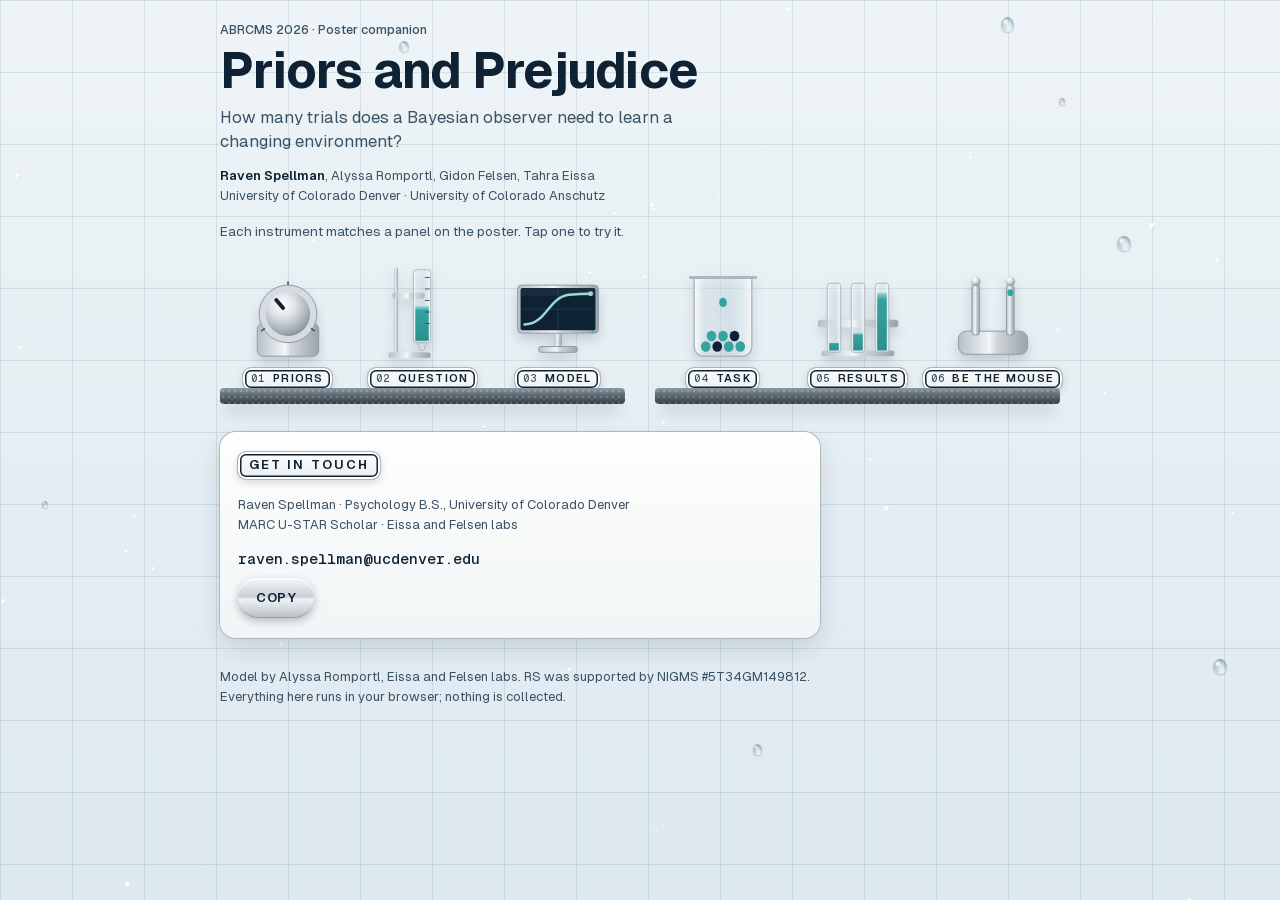
<file: index.html>
<!doctype html>
<html lang="en">
<head>
<meta charset="utf-8">
<meta name="viewport" content="width=device-width,initial-scale=1,viewport-fit=cover">
<meta name="description" content="Poster companion for Priors and Prejudice (ABRCMS 2026): hands-on Bayesian observer stations.">
<title>Priors and Prejudice</title>
<link rel="icon" href="data:,">
<link rel="stylesheet" href="wetlab.css">
</head>
<body>
<style>
/* shelf page */
.shelfrow{display:grid;grid-template-columns:repeat(3,1fr);gap:8px;align-items:end;padding:0 4px}
.obj{appearance:none;border:0;background:none;cursor:pointer;display:flex;flex-direction:column;align-items:center;gap:8px;padding:6px 0 0;min-width:0}
.obj svg{width:100%;max-width:96px;height:96px;display:block;filter:drop-shadow(0 6px 6px rgba(14,34,51,.18));transition:transform .2s var(--slosh)}
.obj:hover svg,.obj:focus-visible svg{transform:translateY(-3px)}
.obj .plate{font-size:11px;letter-spacing:.12em;padding:4px 8px 5px;white-space:nowrap}
.obj .plate .n{font-size:10.5px}
.shelfwrap{display:flex;flex-direction:column;gap:0}
.shelfwrap .shelf{margin-top:-2px}
.shelves>.shelfwrap+.shelfwrap{margin-top:22px}
.mail{display:flex;gap:10px;align-items:center;flex-wrap:wrap}
.addr{font:500 15px var(--mono);user-select:all;overflow-wrap:anywhere;min-width:0;flex:1 1 100%}
.role{font:400 13px/1.5 var(--display);color:var(--ink2);margin:0}
.by{font:400 13px/1.55 var(--display);color:var(--ink2);margin:12px 0 0}
.by b{font-weight:600;color:var(--ink)}
.howto{font:400 13.5px/1.5 var(--display);color:var(--ink2);margin:0}

/* stations share these */
.station[hidden]{display:none}
.instrument{display:flex;flex-direction:column;gap:14px}

/* 01 dial */
.s1grid{display:grid;grid-template-columns:1fr 92px;gap:14px;align-items:stretch}
.window{border-radius:14px;overflow:hidden;background:#7d8790;box-shadow:inset 0 0 0 3px var(--steel1),inset 0 0 0 4.5px var(--steel2),0 4px 10px rgba(14,34,51,.18);aspect-ratio:4/3;width:100%;max-width:100%}
.window canvas{width:100%;height:100%;display:block}
.window.is3d #g6{display:none}
.window.is3d .bm3d{cursor:pointer;touch-action:manipulation}
#cap6{margin:-6px 0 0}
/* 06 in 3D: the tiled wall behind the rig (wetlab.css grout), the trial line on an enamel plate */
#win6.is3d{background:linear-gradient(var(--grout) 1px,transparent 1px) 0 0/72px 72px,linear-gradient(90deg,var(--grout) 1px,transparent 1px) 0 0/72px 72px,linear-gradient(180deg,var(--wall-a),var(--wall-b))}
#cnt6.plate{align-self:flex-start}
/* cohesion: 01's grating in the same 16:9 chrome monitor as 06 (steelG bezel, narrow neck, flat base) */
.monitor{display:flex;flex-direction:column;align-items:center;width:100%}
.monitor .bezel{width:100%;padding:5px;border-radius:9px;background:linear-gradient(90deg,#b6bfc6 0%,#f4f6f7 45%,#d0d6db 55%,#9aa4ac 100%);box-shadow:inset 0 0 0 1px #8f9aa3,0 4px 10px rgba(14,34,51,.18)}
.monitor .bezel canvas{display:block;width:100%;aspect-ratio:16/9;border-radius:4px;background:#7d8790}
.monitor .neck{width:12%;height:14px;background:linear-gradient(90deg,#b6bfc6 0%,#f4f6f7 45%,#d0d6db 55%,#9aa4ac 100%)}
.monitor .foot{width:46%;height:7px;border-radius:3px;background:linear-gradient(90deg,#b6bfc6 0%,#f4f6f7 45%,#d0d6db 55%,#9aa4ac 100%);box-shadow:inset 0 0 0 1px #8f9aa3}
/* cohesion: 03's spouts as chrome hairpins, lit on the choice, a teal drop when rewarded */
.spouts .spout{width:auto;height:auto;border-radius:0;background:none;box-shadow:none;display:flex;flex-direction:column;align-items:center;gap:4px}
.spouts .spout svg{width:40px;height:52px;overflow:visible}
.spouts .spout .tube{fill:none;stroke:#8f9aa3;stroke-width:6;stroke-linecap:round}
.spouts .spout .tubehi{fill:none;stroke:url(#steelG);stroke-width:4;stroke-linecap:round}
.spouts .spout .tip{fill:#d5dbe0;transition:fill .2s}
.spouts .spout .wetdrop{fill:url(#liqG);opacity:0;transform:translateY(-6px);transition:opacity .25s,transform .35s var(--slosh)}
.spouts .spout b{font:600 13px var(--mono);color:var(--ink2);padding:2px 8px;border-radius:6px}
.spouts .spout.lit{background:none;color:inherit;box-shadow:none}
.spouts .spout.lit .tip{fill:var(--tint)}
.spouts .spout.lit b{background:var(--ink);color:var(--en1)}
.spouts .spout.wet .wetdrop{opacity:1;transform:none}
/* cohesion: 06's loupe glass is the vessels' .glass, laid over the 3D lens */
#win6{position:relative}
#win6 .bm-loupe{position:absolute;border-radius:50%;pointer-events:none}

.knobrow{display:flex;align-items:center;gap:16px}
.knob{position:relative;width:108px;height:108px;flex:none;border-radius:50%;touch-action:none;cursor:grab;
  background:radial-gradient(circle at 38% 30%,#ffffff 0 10%,#e3e8eb 30%,#a9b3ba 72%,#8a959d 100%);
  box-shadow:0 0 0 6px #d5dbe0,0 0 0 7px #8f9aa3,0 8px 16px rgba(14,34,51,.35),inset 0 -4px 8px rgba(14,34,51,.25)}
.knob::after{content:"";position:absolute;left:50%;top:8px;width:5px;height:24px;margin-left:-2.5px;border-radius:3px;background:var(--ink);transform-origin:50% 46px;transform:rotate(var(--rot,0deg))}
.knobring{position:absolute;inset:-16px;border-radius:50%;pointer-events:none;background:repeating-conic-gradient(from -135deg,var(--ink2) 0 1.2deg,transparent 1.2deg 27deg);-webkit-mask:radial-gradient(circle,transparent 62px,#000 63px,#000 66px,transparent 67px);mask:radial-gradient(circle,transparent 62px,#000 63px,#000 66px,transparent 67px);opacity:.6;clip-path:polygon(50% 50%,0 100%,0 0,100% 0,100% 100%)}
.knobread{display:flex;flex-direction:column;gap:2px}
.big{font:600 34px/1 var(--mono);letter-spacing:-1px}
.tall{height:100%;min-height:220px;border-radius:12px 12px 18px 18px}
.marker{position:absolute;left:-6px;right:-6px;height:0;border-top:2px dashed var(--ink);transition:bottom .6s var(--slosh)}
.marker span{position:absolute;right:100%;top:-9px;margin-right:6px;font:500 10.5px var(--mono);white-space:nowrap;color:var(--ink2)}
.tubehead{font:600 11px var(--mono);letter-spacing:.08em;text-transform:uppercase;color:var(--ink2);text-align:center}

/* belief tubes (02, 03, 05 replay) */
.beliefs{display:grid;grid-template-columns:repeat(3,1fr);gap:10px}
.belief{display:flex;flex-direction:column;align-items:center;gap:6px}
.belief .glass{width:46px;height:150px;border-radius:8px 8px 16px 16px}
.belief .pct{font:600 15px var(--mono)}
.belief .nm{font:500 11px var(--mono);letter-spacing:.06em;color:var(--ink2);text-align:center;line-height:1.25}
.line90{position:absolute;left:0;right:0;bottom:calc(90% * .97 + 3px);border-top:1.5px dashed var(--ink);opacity:.55}

/* 02 burette with clamp */
.s2grid{display:grid;grid-template-columns:110px 1fr;gap:14px;align-items:start}
.burette{position:relative;height:300px;touch-action:none}
.burette .glass{position:absolute;left:34px;top:0;bottom:0;width:30px;border-radius:6px 6px 4px 4px}
.burette .scale{position:absolute;left:0;top:0;bottom:0;width:30px}
.burette .scale span{position:absolute;right:0;transform:translateY(50%);font:500 10.5px var(--mono);color:var(--ink2)}
.clamp{position:absolute;left:22px;width:76px;height:16px;border-radius:8px;transform:translateY(50%);cursor:ns-resize;
  background:linear-gradient(180deg,#f7f9fa,#c2cad0 45%,#eef1f3 55%,#a9b3ba);box-shadow:0 2px 5px rgba(14,34,51,.35)}
.clamp::before{content:"";position:absolute;inset:-14px -6px}
.clamp b{position:absolute;left:0;bottom:100%;margin-bottom:3px;font:600 12px var(--mono);white-space:nowrap}
.actualmark{position:absolute;left:28px;width:42px;border-top:3px solid var(--ink);transform:translateY(50%)}
.actualmark b{position:absolute;left:100%;top:-9px;margin-left:30px;font:600 12px var(--mono);white-space:nowrap;color:var(--tint-ink)}
.dripstrip{display:flex;flex-wrap:wrap;gap:3px;min-height:14px}
.dripstrip i{width:10px;height:12px;border-radius:50% 50% 50% 50%/60% 60% 40% 40%;background:var(--tint);box-shadow:inset 0 2px 2px rgba(255,255,255,.5)}
.dripstrip i.L{background:var(--ink)}
.counter{font:600 13px var(--mono);color:var(--ink2)}

/* 03 the five vessels */
.vessels{display:grid;grid-template-columns:repeat(5,1fr);gap:6px}
.vessel{display:flex;flex-direction:column;align-items:center;gap:6px;opacity:.45;transition:opacity .3s}
.vessel.on{opacity:1}
.vessel .glass{width:100%;max-width:58px;height:96px;border-radius:10px 10px 18px 18px}
.vessel .nm{font:600 10.5px var(--mono);letter-spacing:.04em;text-align:center;line-height:1.2}
.vessel .val{font:600 13px var(--mono)}
.mini3{position:absolute;inset:6px 6px 6px 6px;display:flex;gap:3px;align-items:flex-end}
.mini3 i{flex:1;background:var(--tint);border-radius:2px 2px 6px 6px;transition:height .6s var(--slosh)}
.mini3 i:nth-child(2){background:#7f93a6}.mini3 i:nth-child(3){background:var(--ink)}
.evscale{position:relative;height:72px;border-radius:12px;background:linear-gradient(90deg,rgba(14,34,51,.10),rgba(255,255,255,.6) 50%,var(--tint-soft));box-shadow:inset 0 0 0 1.5px var(--steel2)}
.evscale .mid{position:absolute;left:50%;top:8px;bottom:8px;border-left:1.5px dashed var(--ink2)}
.evscale .lab{position:absolute;bottom:6px;font:500 10.5px var(--mono);color:var(--ink2)}
.evdrop{position:absolute;top:-20px;width:20px;height:24px;margin-left:-10px;border-radius:50% 50% 50% 50%/60% 60% 40% 40%;background:var(--tint);box-shadow:inset 0 3px 3px rgba(255,255,255,.55),0 2px 4px rgba(14,34,51,.3);opacity:0;transition:top .7s cubic-bezier(.5,0,.75,0),opacity .2s}
.evdrop.in{top:30px;opacity:1}
.spouts{display:flex;justify-content:center;gap:40px}
.spout{width:58px;height:58px;border-radius:50%;display:grid;place-items:center;font:600 15px var(--mono);
  background:radial-gradient(circle at 38% 30%,#fff 0 10%,#e3e8eb 32%,#a9b3ba 80%);box-shadow:0 0 0 4px #d5dbe0,0 0 0 5px #8f9aa3,0 4px 8px rgba(14,34,51,.3);transition:background .25s,color .25s}
.spout.lit{background:var(--ink);color:var(--en1)}
.steptext{min-height:72px;font-size:16px;line-height:1.45;margin:0}
.steptext .mono{font-weight:600}

/* 04 beaker */
.s4grid{display:grid;grid-template-columns:1fr;gap:14px}
.beaker{position:relative;height:190px;border-radius:6px 6px 26px 26px;padding:12px 12px 14px;display:flex;flex-wrap:wrap-reverse;align-content:flex-start;gap:4px;justify-content:flex-start}
.beaker i{width:14px;height:16px;border-radius:50% 50% 50% 50%/60% 60% 40% 40%;background:var(--tint);box-shadow:inset 0 2px 2px rgba(255,255,255,.5);animation:fall .35s cubic-bezier(.5,0,.75,0)}
.beaker i.L{background:var(--ink)}
@keyframes fall{from{transform:translateY(-120px);opacity:0}to{transform:none;opacity:1}}
.capped{display:grid;grid-template-columns:repeat(3,1fr);gap:10px}
.cap-tube{appearance:none;border:0;background:none;cursor:pointer;display:flex;flex-direction:column;align-items:center;gap:6px;padding:0}
.cap-tube .glass{width:46px;height:104px;border-radius:4px 4px 16px 16px}
.cap-tube .stopper{width:40px;height:14px;border-radius:6px 6px 3px 3px;background:linear-gradient(180deg,#4a545d,#2b333a);margin-bottom:-6px;position:relative;z-index:1}
.cap-tube .plate{font-size:11px;padding:3px 7px 4px}
.cap-tube.right .plate{box-shadow:inset 0 0 0 2px var(--en1),inset 0 0 0 3.5px var(--tint-ink),0 0 0 1px var(--steel2)}
.cap-tube[disabled]{cursor:default}
.tally{display:flex;gap:16px;font:600 13px var(--mono)}

/* 05 lever + burettes */
.s5grid{display:grid;grid-template-columns:64px 1fr;gap:14px;align-items:stretch}
.lever{position:relative;width:64px;height:260px;touch-action:none;cursor:pointer;appearance:none;border:0;background:none;padding:0}
.lever .slot{position:absolute;left:26px;top:20px;bottom:20px;width:12px;border-radius:6px;background:linear-gradient(90deg,#2b333a,#4a545d);box-shadow:inset 0 2px 4px rgba(0,0,0,.5)}
.lever .handle{position:absolute;left:4px;width:56px;height:30px;border-radius:15px;top:8px;transition:top .5s var(--slosh);
  background:linear-gradient(180deg,#f7f9fa,#c2cad0 45%,#eef1f3 55%,#a9b3ba);box-shadow:0 3px 7px rgba(14,34,51,.4)}
.lever.down .handle{top:222px}
.lever .lab{position:absolute;left:0;right:0;bottom:-18px;text-align:center;font:600 10.5px var(--mono);letter-spacing:.1em;color:var(--ink2)}
.burets{display:grid;grid-template-columns:repeat(3,1fr);gap:10px}
.buret{display:flex;flex-direction:column;align-items:center;gap:6px;min-width:0}
.buret .glass{width:34px;height:200px;border-radius:5px 5px 3px 3px}
.buret .dots{position:absolute;left:0;right:0;top:0;bottom:0}
.buret .val{font:600 26px/1 var(--mono);letter-spacing:-1px}
.buret .nm{font:400 11px/1.3 var(--mono);color:var(--ink2);text-align:center}
.hist{width:100%;height:40px;display:block}
.why{appearance:none;border:0;cursor:pointer;font:600 12px var(--mono);letter-spacing:.1em;text-transform:uppercase;padding:12px 14px;min-height:40px;border-radius:7px;background:var(--ink);color:var(--en1)}
.why[hidden]{display:none}
.replay[hidden]{display:none}
#curve5{width:100%;height:auto;aspect-ratio:520/300;display:block;border-radius:12px;background:rgba(255,255,255,.55);box-shadow:inset 0 0 0 1.5px var(--steel2)}
.formfade{display:flex;gap:18px}
.formfade>div{flex:1;min-width:0}
.formfade .big{font-size:40px}
.formfade .cap{display:block;margin-top:3px}

/* 06 game */
.score{display:grid;grid-template-columns:1fr 1fr;gap:12px}
.score .sheet{padding:14px 14px}
.score .big{font-size:30px}
.gamebtns{display:grid;grid-template-columns:1fr 1fr;gap:14px}
.gamebtns .spout{width:100%;height:76px;border-radius:38px;font:600 16px var(--display);letter-spacing:.06em;cursor:pointer;border:0}
.gamebtns .spout[disabled]{opacity:.5;cursor:default}
.flash{transition:box-shadow .2s}
.flash.ok{box-shadow:inset 0 0 0 3px var(--steel1),inset 0 0 0 4.5px var(--steel2),0 0 0 4px var(--tint)}
.flash.no{box-shadow:inset 0 0 0 3px var(--steel1),inset 0 0 0 4.5px var(--steel2),0 0 0 4px var(--pen-warm)}

/* tablet + desktop: use the width. Stations go two-column (instrument left, title/explanation right); the shelf stays compact. Phone is untouched. */
@media (min-width:880px){
  .wrap{max-width:920px}
  #home{max-width:840px;margin-inline:auto}
  #home>header,#home>.howto,#home>.sheet,#home>.cap{max-width:600px}
  .shelves{display:grid;grid-template-columns:1fr 1fr;gap:30px;align-items:end}
  .shelves>.shelfwrap+.shelfwrap{margin-top:0}
  .station:not(#home):not([hidden]){display:grid;grid-template-columns:minmax(0,.95fr) minmax(0,1.05fr);column-gap:34px;row-gap:18px;align-items:start}
  .station:not(#home)>.bar{grid-column:1/-1;margin-bottom:0}
  .station:not(#home)>.next{grid-column:1/-1;margin-top:4px}
  .station:not(#home)>.paper{grid-column:1/-1}
  .station:not(#home)>.head{grid-column:1;align-self:center}
  .station:not(#home)>.insight{grid-column:1;align-self:start}
  .station:not(#home)>.instrument{grid-column:2;align-self:start}
  .station:not(#home) .title{margin-top:0}
}
@media (min-width:1200px){.wrap{max-width:1000px}}
</style>

<div class="drops" id="drops" aria-hidden="true"></div>
<main class="wrap">

<!-- ===================== THE SHELF ===================== -->
<section id="home" class="station stack">
  <header>
    <p class="eyebrow">ABRCMS 2026 · Poster companion</p>
    <h1 class="title">Priors and Prejudice</h1>
    <p class="lede">How many trials does a Bayesian observer need to learn a changing environment?</p>
    <p class="by"><b>Raven Spellman</b>, Alyssa Romportl, Gidon Felsen, Tahra Eissa<br>University of Colorado Denver · University of Colorado Anschutz</p>
  </header>
  <p class="howto">Each instrument matches a panel on the poster. Tap one to try it.</p>
  <div class="shelves">
  <div class="shelfwrap">
    <div class="shelfrow">
      <button class="obj" data-go="s1" aria-label="01 Why priors"><svg viewBox="0 0 100 100" aria-hidden="true"><use href="#i-dial"/></svg><span class="plate"><span class="n">01</span>Priors</span></button>
      <button class="obj" data-go="s2" aria-label="02 The question"><svg viewBox="0 0 100 100" aria-hidden="true"><use href="#i-burette"/></svg><span class="plate"><span class="n">02</span>Question</span></button>
      <button class="obj" data-go="s3" aria-label="03 The model"><svg viewBox="0 0 100 100" aria-hidden="true"><use href="#i-screen"/></svg><span class="plate"><span class="n">03</span>Model</span></button>
    </div>
    <div class="shelf"></div>
  </div>
  <div class="shelfwrap">
    <div class="shelfrow">
      <button class="obj" data-go="s4" aria-label="04 Simulated task"><svg viewBox="0 0 100 100" aria-hidden="true"><use href="#i-beaker"/></svg><span class="plate"><span class="n">04</span>Task</span></button>
      <button class="obj" data-go="s5" aria-label="05 Preliminary results"><svg viewBox="0 0 100 100" aria-hidden="true"><use href="#i-rack"/></svg><span class="plate"><span class="n">05</span>Results</span></button>
      <button class="obj" data-go="s6" aria-label="06 Be the mouse"><svg viewBox="0 0 100 100" aria-hidden="true"><use href="#i-spouts"/></svg><span class="plate"><span class="n">06</span>Be the mouse</span></button>
    </div>
    <div class="shelf"></div>
  </div>
  </div>

  <div class="sheet stack" style="margin-top:12px">
    <span class="plate" style="align-self:flex-start">Get in touch</span>
    <p class="role">Raven Spellman · Psychology B.S., University of Colorado Denver<br>MARC U-STAR Scholar · Eissa and Felsen labs</p>
    <div class="mail"><span class="addr" id="addr">raven.spellman@ucdenver.edu</span><button class="chrome" id="copy" type="button" style="padding:12px 18px;font-size:13px">COPY</button></div>
  </div>
  <p class="cap">Model by Alyssa Romportl, Eissa and Felsen labs. RS was supported by NIGMS #5T34GM149812. Everything here runs in your browser; nothing is collected.</p>
</section>

<!-- ===================== 01 ===================== -->
<section id="s1" class="station stack" hidden>
  <div class="bar"><button class="glassbtn" data-go="home" aria-label="Back to the shelf">←</button><span class="plate"><span class="n">01</span>Why priors</span></div>
  <div class="head"><h2 class="title">Faint evidence, strong prior</h2>
  <p class="lede">The observer is in a mostly-right block (80/20) and knows it. This grating drifts <b>left</b>. Turn the dial down and watch which way it chooses.</p></div>
  <div class="instrument">
    <div class="s1grid">
      <div class="stack" style="gap:14px">
        <div class="monitor"><div class="bezel"><canvas id="g1" width="426" height="240" aria-label="Drifting grating"></canvas></div><i class="neck"></i><i class="foot"></i></div>
        <div class="knobrow">
          <div class="knob" id="knob" role="slider" tabindex="0" aria-label="Contrast" aria-valuemin="0" aria-valuemax="100" aria-valuenow="100"><span class="knobring"></span></div>
          <div class="knobread"><span class="cap">contrast</span><span class="big" id="k-val">1.00</span><span class="cap" id="k-word">strong</span></div>
        </div>
      </div>
      <div class="stack" style="gap:6px;align-items:center">
        <div class="tubehead">chooses right</div>
        <div class="glass tall" style="width:56px;flex:1"><i class="liq" id="t1" style="--lv:0%"></i><i class="ticks"></i><div class="marker" id="m1"></div></div>
        <div class="big" id="t1v" style="font-size:22px">0%</div>
        <div class="cap" id="m1v" style="text-align:center">- - no prior</div>
      </div>
    </div>
  </div>
  <p class="insight" id="ins1" hidden><b>What you just saw</b>When the evidence is faint, the observer chooses with the block, not the grating. That's the prior at work.</p>
  <div class="next"><span></span><button class="chrome" data-go="s2">Next: the question →</button></div>
</section>

<!-- ===================== 02 ===================== -->
<section id="s2" class="station stack" hidden>
  <div class="bar"><button class="glassbtn" data-go="home" aria-label="Back to the shelf">←</button><span class="plate"><span class="n">02</span>The question</span></div>
  <div class="head"><h2 class="title">How fast does it learn a block?</h2>
  <p class="lede">It starts with no idea which block it's in. The block is 80/20. Drag the clamp: how many trials until it has learned the block, so its lean stops changing?</p></div>
  <div class="instrument">
    <div class="s2grid">
      <div class="burette" id="bur2">
        <div class="scale" id="sc2"></div>
        <div class="glass"><i class="liq" id="b2liq" style="--lv:0%"></i></div>
        <div class="actualmark" id="act2" hidden><b></b></div>
        <div class="clamp" id="clamp2" role="slider" tabindex="0" aria-label="Your guess in trials" aria-valuemin="1" aria-valuemax="40"><b id="clampv">guess 15</b></div>
      </div>
      <div class="stack" style="gap:12px">
        <div class="beliefs" id="bel2"></div>
        <div class="counter" id="cnt2">trial 0</div>
        <div class="dripstrip" id="drip2" aria-label="Trials so far"></div>
      </div>
    </div>
    <div class="row"><button class="key" id="run2">Run the trials</button><span class="cap" id="res2" aria-live="polite"></span></div>
  </div>
  <p class="insight" id="ins2" aria-live="polite" hidden><b>What you just saw</b>About 6 to 10 trials, a biased block is learned fast. The poster asks the harder half: once the block turns neutral, how long until the old bias fades?</p>
  <div class="next"><button class="chrome" data-go="s1">← 01</button><button class="chrome" data-go="s3">Next: the model →</button></div>
</section>

<!-- ===================== 03 ===================== -->
<section id="s3" class="station stack" hidden>
  <div class="bar"><button class="glassbtn" data-go="home" aria-label="Back to the shelf">←</button><span class="plate"><span class="n">03</span>The model</span></div>
  <div class="head"><h2 class="title">One trial, step by step</h2>
  <p class="lede">Tap Step to walk one trial through the observer.</p></div>
  <div class="instrument">
    <div class="vessels">
      <div class="vessel on" id="v0"><div class="glass"><div class="mini3" id="mini"><i></i><i></i><i></i></div></div><span class="nm">block<br>belief</span><span class="val" id="vv0">·</span></div>
      <div class="vessel" id="v1"><div class="glass"><i class="liq" id="l1" style="--lv:0%"></i></div><span class="nm">prior<br>P(right)</span><span class="val" id="vv1">·</span></div>
      <div class="vessel" id="v2"><div class="glass"><i class="liq" id="l2" style="--lv:0%;--c:#7f93a6"></i></div><span class="nm">evidence<br>m</span><span class="val" id="vv2">·</span></div>
      <div class="vessel" id="v3"><div class="glass"><i class="liq" id="l3" style="--lv:0%"></i></div><span class="nm">posterior<br>P(right)</span><span class="val" id="vv3">·</span></div>
      <div class="vessel" id="v4"><div class="glass"><i class="liq" id="l4" style="--lv:0%;--c:#0e2233"></i></div><span class="nm">choice</span><span class="val" id="vv4">·</span></div>
    </div>
    <div class="evscale" id="evs"><span class="mid"></span><span class="lab" style="left:10px">looks left</span><span class="lab" style="right:10px">looks right</span><span class="evdrop" id="evd"></span></div>
    <div class="spouts"><span class="spout" id="spL"><svg viewBox="0 0 40 52" aria-hidden="true"><path class="tube" d="M12 2V30c0 9 16 9 16 0V16"/><path class="tubehi" d="M12 2V30c0 9 16 9 16 0V16"/><circle class="tip" cx="28" cy="15" r="2.6"/><circle class="wetdrop" cx="28" cy="20" r="4.6"/></svg><b>L</b></span><span class="spout" id="spR"><svg viewBox="0 0 40 52" aria-hidden="true"><path class="tube" d="M12 2V30c0 9 16 9 16 0V16"/><path class="tubehi" d="M12 2V30c0 9 16 9 16 0V16"/><circle class="tip" cx="28" cy="15" r="2.6"/><circle class="wetdrop" cx="28" cy="20" r="4.6"/></svg><b>R</b></span></div>
    <p class="steptext" id="st3"></p>
    <div class="row"><button class="key" id="step3">Step ▸</button><button class="chrome" id="new3">New trial</button></div>
  </div>
  <p class="insight" id="ins3" hidden><b>What you just saw</b>Every trial it mixes what it expects with what it sees, then updates what it expects.</p>
  <div class="next"><button class="chrome" data-go="s2">← 02</button><button class="chrome" data-go="s4">Next: the task →</button></div>
</section>

<!-- ===================== 04 ===================== -->
<section id="s4" class="station stack" hidden>
  <div class="bar"><button class="glassbtn" data-go="home" aria-label="Back to the shelf">←</button><span class="plate"><span class="n">04</span>Simulated task</span></div>
  <div class="head"><h2 class="title">Which block is this?</h2>
  <p class="lede">A block is hidden. Each drop is a trial: <b style="color:var(--tint-ink)">teal</b> means the grating moved right, <b>navy</b> means left. Tap the block when you think you know.</p></div>
  <div class="instrument">
    <div class="glass beaker" id="beaker" aria-label="Trials so far"></div>
    <div class="tally"><span id="tR">right 0</span><span id="tL">left 0</span><span id="tN" style="color:var(--ink2)">trial 0</span></div>
    <div class="capped" id="caps">
      <button class="cap-tube" data-p="0.8"><span class="stopper"></span><span class="glass"><i class="liq" style="--lv:80%"></i></span><span class="plate">80/20</span></button>
      <button class="cap-tube" data-p="0.5"><span class="stopper"></span><span class="glass"><i class="liq" style="--lv:50%"></i></span><span class="plate">50/50</span></button>
      <button class="cap-tube" data-p="0.2"><span class="stopper"></span><span class="glass"><i class="liq" style="--lv:20%"></i></span><span class="plate">20/80</span></button>
    </div>
    <p class="steptext" id="res4" style="min-height:48px"></p>
    <div class="row"><button class="chrome" id="new4">New hidden block</button></div>
  </div>
  <p class="insight" id="ins4" aria-live="polite" hidden><b>What you just saw</b>The mouse never sees the label. It has to infer the block from trials, just like you did.</p>
  <div class="next"><button class="chrome" data-go="s3">← 03</button><button class="chrome" data-go="s5">Next: results →</button></div>
</section>

<!-- ===================== 05 ===================== -->
<section id="s5" class="station stack" hidden>
  <div class="bar"><button class="glassbtn" data-go="home" aria-label="Back to the shelf">←</button><span class="plate"><span class="n">05</span>Results</span></div>
  <div class="head"><h2 class="title">A bias forms, then fades</h2>
  <p class="lede">Pull the lever to run 2,000 simulated mice twice: entering an 80/20 block, then after that block turns 50/50. The curve is the share that choose the biased side.</p></div>
  <div class="instrument">
    <div class="s5grid">
      <button class="lever" id="lever" aria-label="Pull the lever to run 2,000 simulated mice"><span class="slot"></span><span class="handle"></span><span class="lab">PULL</span></button>
      <div class="stack" style="gap:14px">
        <canvas id="curve5" width="520" height="300" aria-label="Share of mice choosing the biased side, forming then fading"></canvas>
        <div class="formfade">
          <div><div class="big" id="formN">·</div><span class="cap">trials to settle into a bias</span></div>
          <div><div class="big" id="fadeN">·</div><span class="cap">trials for the bias to fade once neutral</span></div>
        </div>
      </div>
    </div>
  </div>
  <p class="insight" id="ins5" aria-live="polite" hidden><b>What you just saw</b>The observer settles into a bias about twice as fast as it lets one go. Once the block turns neutral the old bias lingers about 11 trials, so shedding a bias, not forming it, sets how long a block needs to be.</p>
  <div class="next"><button class="chrome" data-go="s4">← 04</button><button class="chrome" data-go="s6">Next: be the mouse →</button></div>
</section>

<!-- ===================== 06 ===================== -->
<section id="s6" class="station stack" hidden>
  <div class="bar"><button class="glassbtn" data-go="home" aria-label="Back to the shelf">←</button><span class="plate"><span class="n">06</span>Be the mouse</span></div>
  <div class="sheet paper"><p class="prompt">A Bayesian observer picks up a bias in about 6 trials but needs about 11 to let it go once the block turns neutral, so block length is set by the slower, fading side. Next: run the mice and record neural activity cell by cell, to test whether real biases form and shed this fast.</p></div>
  <div class="head"><h2 class="title">Be the mouse</h2>
  <p class="lede">20 trials in a hidden block. Watch the grating, then lick left or right. The observer plays the same trials.</p></div>
  <div class="instrument">
    <div class="window flash" id="win6"><canvas id="g6" width="320" height="240" aria-label="Grating for this trial"></canvas></div>
    <p class="cap" id="cap6" hidden>The lab's rig, simplified</p>
    <div class="counter plate" id="cnt6">Tap Start</div>
    <div class="gamebtns"><button class="spout" id="lickL" disabled>← LEFT</button><button class="spout" id="lickR" disabled>RIGHT →</button></div>
    <div class="row"><button class="key" id="start6">Start</button></div>
    <div class="score" id="score6" hidden>
      <div class="sheet"><span class="cap">you</span><div class="big" id="sc-you">0/20</div></div>
      <div class="sheet"><span class="cap">observer</span><div class="big" id="sc-obs">0/20</div></div>
    </div>
    <p class="steptext" id="res6" hidden></p>
  </div>
  <div class="next"><button class="chrome" data-go="s5">← 05</button><a class="chrome" href="model.html" style="text-decoration:none">Full bench →</a></div>
</section>

</main>

<!-- shelf objects, drawn once -->
<svg width="0" height="0" style="position:absolute" aria-hidden="true">
  <defs>
    <linearGradient id="glassG" x1="0" x2="1"><stop offset="0" stop-color="#fff" stop-opacity=".9"/><stop offset=".18" stop-color="#e3eef4" stop-opacity=".4"/><stop offset=".6" stop-color="#cfe2ec" stop-opacity=".35"/><stop offset="1" stop-color="#fff" stop-opacity=".75"/></linearGradient>
    <linearGradient id="liqG" x1="0" y1="0" x2="0" y2="1"><stop offset="0" stop-color="#9ad6d3"/><stop offset=".12" stop-color="#35a3a0"/><stop offset="1" stop-color="#2b8f8c"/></linearGradient>
    <radialGradient id="chromeG" cx=".38" cy=".3" r=".75"><stop offset="0" stop-color="#fff"/><stop offset=".35" stop-color="#e1e6ea"/><stop offset=".8" stop-color="#a3adb5"/><stop offset="1" stop-color="#7f8a93"/></radialGradient>
    <linearGradient id="steelG" x1="0" x2="1"><stop offset="0" stop-color="#b6bfc6"/><stop offset=".45" stop-color="#f4f6f7"/><stop offset=".55" stop-color="#d0d6db"/><stop offset="1" stop-color="#9aa4ac"/></linearGradient>
    <symbol id="i-dial" viewBox="0 0 100 100"><rect x="18" y="62" width="64" height="34" rx="6" fill="url(#steelG)" stroke="#8f9aa3"/><circle cx="50" cy="52" r="30" fill="#d5dbe0" stroke="#8f9aa3"/><circle cx="50" cy="52" r="23" fill="url(#chromeG)"/><rect x="48" y="31" width="4" height="15" rx="2" fill="#0e2233" transform="rotate(-40 50 52)"/><g stroke="#3a5264" stroke-width="1.5"><line x1="22" y1="70" x2="26" y2="67"/><line x1="78" y1="70" x2="74" y2="67"/><line x1="50" y1="18" x2="50" y2="22"/></g></symbol>
    <symbol id="i-burette" viewBox="0 0 100 100"><rect x="20" y="4" width="4" height="92" rx="2" fill="url(#steelG)"/><rect x="14" y="92" width="44" height="6" rx="3" fill="url(#steelG)"/><rect x="18" y="30" width="34" height="6" rx="3" fill="url(#steelG)"/><rect x="40" y="6" width="18" height="76" rx="3" fill="url(#glassG)" stroke="#aeb6bd"/><rect x="42" y="44" width="14" height="36" fill="url(#liqG)"/><path d="M45 82h8l-2 8h-4z" fill="url(#glassG)" stroke="#aeb6bd"/><g stroke="#3a5264" stroke-width="1"><line x1="52" y1="14" x2="57" y2="14"/><line x1="52" y1="26" x2="57" y2="26"/><line x1="52" y1="38" x2="57" y2="38"/><line x1="52" y1="50" x2="57" y2="50"/><line x1="52" y1="62" x2="57" y2="62"/></g></symbol>
    <symbol id="i-screen" viewBox="0 0 100 100"><rect x="46" y="72" width="8" height="14" fill="url(#steelG)"/><rect x="30" y="86" width="40" height="6" rx="2" fill="url(#steelG)" stroke="#8f9aa3"/><rect x="8" y="22" width="84" height="50" rx="4" fill="url(#steelG)" stroke="#8f9aa3"/><rect x="11" y="25" width="78" height="44" rx="2" fill="#0e2233"/><g stroke="#35a3a0" stroke-width="1" opacity=".22"><line x1="50" y1="27" x2="50" y2="67"/><line x1="13" y1="47" x2="87" y2="47"/></g><path d="M15 63C38 63 40 34 62 32 72 31 78 31 84 31" fill="none" stroke="#9ad6d3" stroke-width="2.6" stroke-linecap="round" stroke-linejoin="round"/><circle cx="84" cy="31" r="2.6" fill="#9ad6d3"/><rect x="11" y="25" width="78" height="8" rx="2" fill="#fff" opacity=".05"/><circle cx="86" cy="70.5" r="1.1" fill="#35a3a0"/></symbol>
    <symbol id="i-beaker" viewBox="0 0 100 100"><path d="M20 14h60v72c0 6-4 10-10 10H30c-6 0-10-4-10-10z" fill="url(#glassG)" stroke="#aeb6bd" stroke-width="1.5"/><path d="M16 14h68" stroke="#aeb6bd" stroke-width="3" stroke-linecap="round"/><g><ellipse cx="32" cy="86" rx="5" ry="5.5" fill="#35a3a0"/><ellipse cx="44" cy="86" rx="5" ry="5.5" fill="#0e2233"/><ellipse cx="56" cy="86" rx="5" ry="5.5" fill="#35a3a0"/><ellipse cx="68" cy="86" rx="5" ry="5.5" fill="#35a3a0"/><ellipse cx="38" cy="75" rx="5" ry="5.5" fill="#35a3a0"/><ellipse cx="50" cy="75" rx="5" ry="5.5" fill="#35a3a0"/><ellipse cx="62" cy="75" rx="5" ry="5.5" fill="#0e2233"/><ellipse cx="50" cy="40" rx="4" ry="4.8" fill="#35a3a0"/></g></symbol>
    <symbol id="i-rack" viewBox="0 0 100 100"><rect x="8" y="58" width="84" height="8" rx="3" fill="url(#steelG)"/><rect x="12" y="90" width="76" height="6" rx="3" fill="url(#steelG)"/><g><rect x="18" y="20" width="14" height="72" rx="3" fill="url(#glassG)" stroke="#aeb6bd"/><rect x="20" y="82" width="10" height="8" fill="url(#liqG)"/><rect x="43" y="20" width="14" height="72" rx="3" fill="url(#glassG)" stroke="#aeb6bd"/><rect x="45" y="72" width="10" height="18" fill="url(#liqG)"/><rect x="68" y="20" width="14" height="72" rx="3" fill="url(#glassG)" stroke="#aeb6bd"/><rect x="70" y="30" width="10" height="60" fill="url(#liqG)"/></g></symbol>
    <symbol id="i-spouts" viewBox="0 0 100 100"><rect x="14" y="70" width="72" height="24" rx="8" fill="url(#steelG)" stroke="#8f9aa3"/><rect x="28" y="22" width="8" height="52" rx="3" fill="url(#steelG)" stroke="#8f9aa3"/><rect x="64" y="22" width="8" height="52" rx="3" fill="url(#steelG)" stroke="#8f9aa3"/><path d="M28 22c0-8 8-8 8 0" fill="url(#steelG)"/><circle cx="32" cy="18" r="5" fill="url(#chromeG)"/><circle cx="68" cy="18" r="5" fill="url(#chromeG)"/><ellipse cx="68" cy="30" rx="3" ry="3.6" fill="#35a3a0"/></symbol>
  </defs>
</svg>

<script src="model.js"></script>
<script src="app.js"></script>

</body>
</html>
</file>
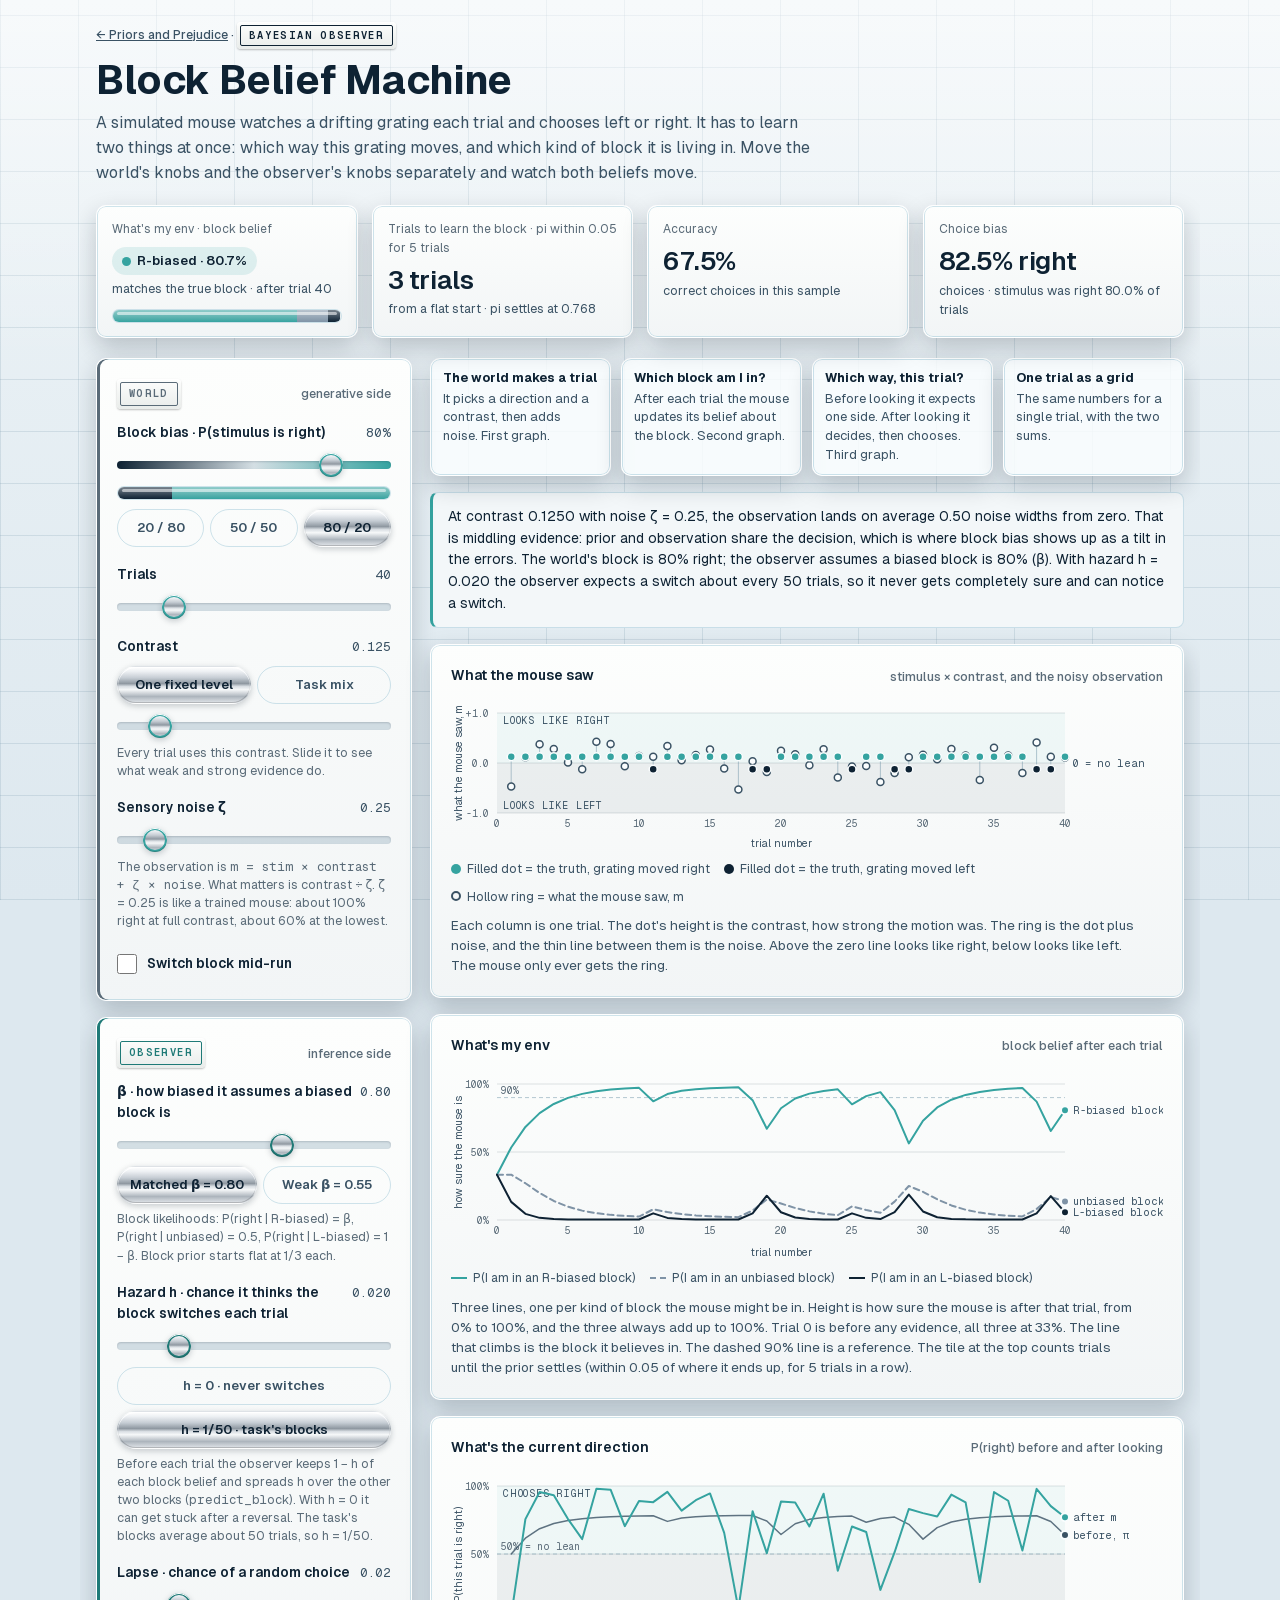
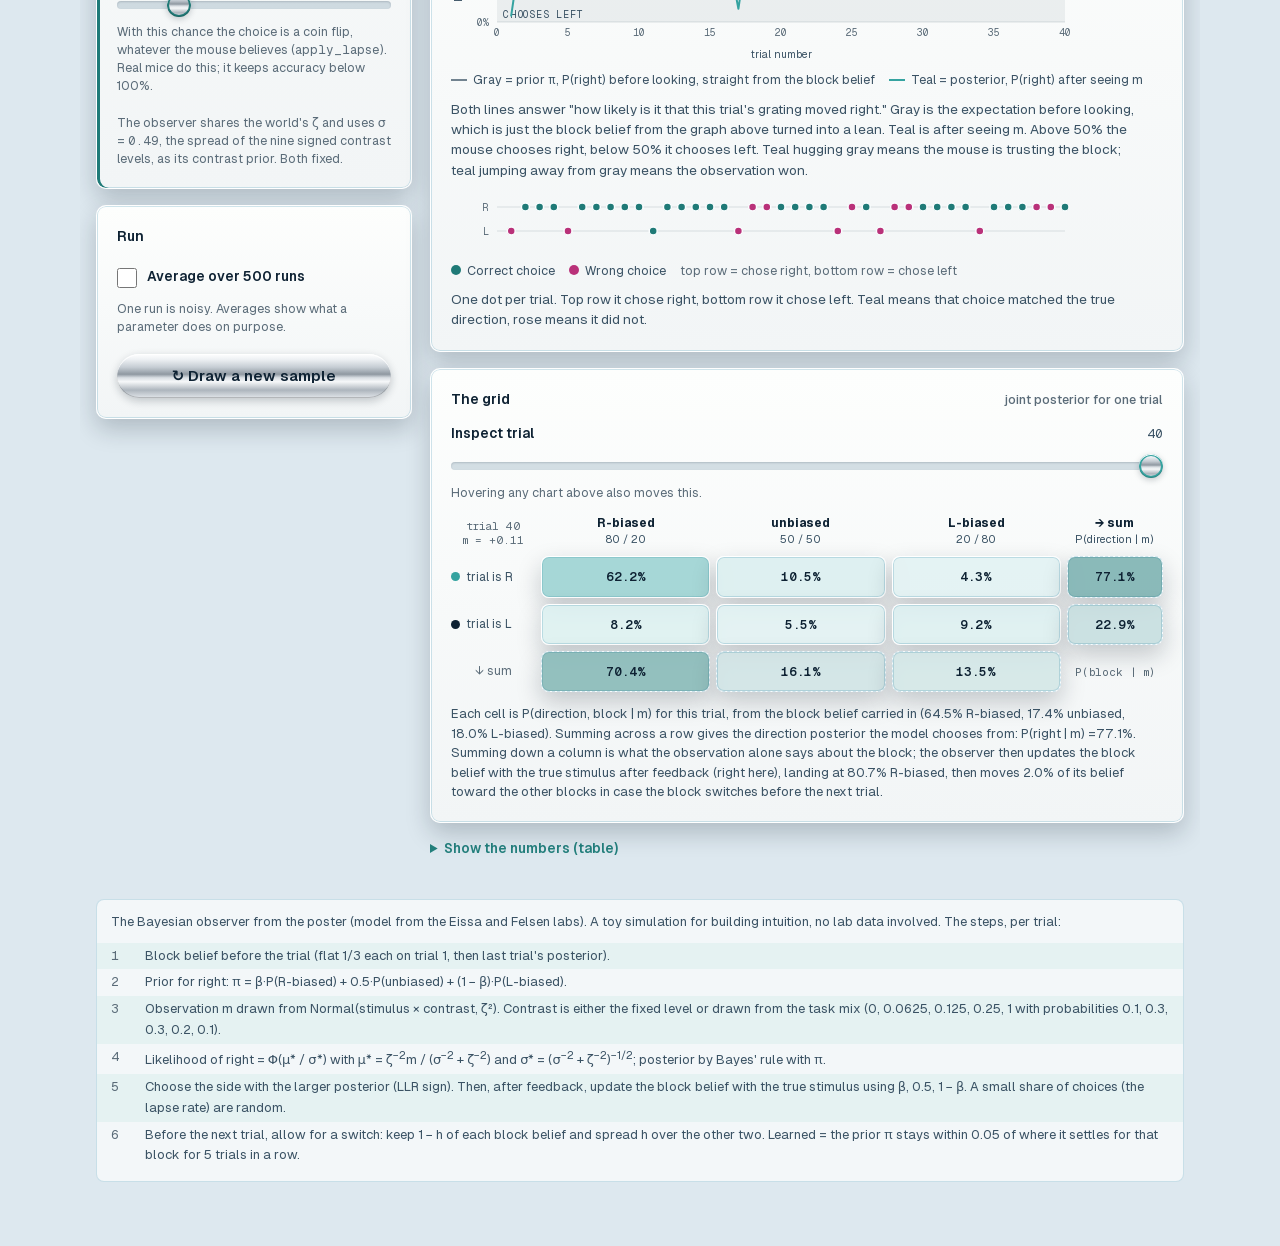
<file: model.html>
<!doctype html><html lang="en"><head><meta charset="utf-8"><meta name="viewport" content="width=device-width,initial-scale=1,viewport-fit=cover">
<title>Block Belief Machine</title>
<link rel="icon" href="data:,">
<style>
/* Self-hosted so the page makes no third-party request (Geist, SIL OFL 1.1, fonts/Geist-OFL.txt). */
@font-face{font-family:'Geist';font-style:normal;font-weight:400 700;font-display:swap;src:url('fonts/Geist-Variable.woff2') format('woff2')}
@font-face{font-family:'Geist Mono';font-style:normal;font-weight:400 600;font-display:swap;src:url('fonts/GeistMono-Variable.woff2') format('woff2')}
/* Lab-bench look: tiled wall, enamel labels, glass sheets, chrome buttons, liquid as quantity. Day mode only. */
:root{
  --ink:#0e2233;--ink2:#3a5264;--ink3:#5a6b78;
  --wall-a:#eef4f7;--wall-b:#dde8ef;--grout:rgba(110,145,165,.2);--sheen:rgba(255,255,255,.55);--glow:rgba(255,255,255,.9);
  --en1:#fdfefd;--en2:#e9ecea;--hi:#fff;--onink:#fdfefd;
  --sheet:rgba(250,253,254,.86);--sheet-edge:rgba(255,255,255,.95);--sheet-line:rgba(110,170,195,.32);
  --paper:#fbf8f1;--paper-ink:#0e2233;--code-bg:#f3f7f9;--code-hl:rgba(53,163,160,.16);
  --tint:#35a3a0;--tint-ink:#23807d;
  --right:#35a3a0;--left:#0e2233;--world:#5a6b78;--mouse:#1f7a77;
  --ok:#1f7a77;--miss:hsl(from var(--tint) calc(h + 150) 58% 46%);--dim:rgba(14,34,51,.13);
  --chrome:linear-gradient(180deg,#ffffff 0%,#eef1f4 12%,#c6cdd4 30%,#8f98a1 46%,#d9dee3 54%,#f6f8f9 63%,#adb5bd 82%,#e2e6ea 100%);
  --chrome-ink:#0e2233;--contact:rgba(12,28,40,.22);
  --f-body:'Geist',system-ui,-apple-system,'Segoe UI',sans-serif;
  --f-mono:'Geist Mono',ui-monospace,SFMono-Regular,Menlo,monospace;
}
/* page aliases onto the bench tokens (charts read these) */
:root{
  color-scheme:light;
  --card:#fafdfe;--muted:var(--ink2);--faint:var(--ink3);
  --hair:var(--sheet-line);--hair-strong:rgba(110,145,165,.5);
  --accent:var(--tint-ink);--accent-soft:var(--code-hl);
  --warn:var(--miss);--grid:var(--dim);
  --unb:#7f93a6;--acc:var(--mouse);
  --right-soft:color-mix(in srgb,var(--right) 14%,transparent);
  --left-soft:color-mix(in srgb,var(--left) 14%,transparent);
  --unb-soft:color-mix(in srgb,var(--unb) 14%,transparent);
  --shadow:inset 0 0 0 1px var(--sheet-line),0 10px 24px var(--contact);
}

*,*::before,*::after{box-sizing:border-box}
[hidden]{display:none!important}
html{-webkit-text-size-adjust:100%}
body{margin:0;min-height:100%;color:var(--ink);font-family:var(--f-body);font-size:15px;line-height:1.55;-webkit-font-smoothing:antialiased;
  background:linear-gradient(180deg,var(--sheen),rgba(255,255,255,0) 40%),
    repeating-linear-gradient(0deg,var(--grout) 0 1px,rgba(255,255,255,0) 1px 52px),
    repeating-linear-gradient(90deg,var(--grout) 0 1px,rgba(255,255,255,0) 1px 78px),
    linear-gradient(180deg,var(--wall-a) 0%,var(--wall-b) 100%);background-attachment:fixed;background-color:var(--wall-b)}
:focus-visible{outline:2.5px solid var(--tint-ink);outline-offset:3px}
.mono,code{font-family:var(--f-mono);font-variant-numeric:tabular-nums}

.wrap{max-width:1120px;margin:0 auto;padding:22px 16px 64px;overflow-x:clip}

/* enamel label */
.enamel{display:inline-block;padding:3px;border-radius:4px;background:linear-gradient(180deg,var(--en1),var(--en2));box-shadow:0 1px 2px rgba(0,0,0,.25),inset 0 1px 0 var(--hi);vertical-align:middle}
.enamel>span{display:block;padding:3px 8px;border:1.2px solid var(--ink);border-radius:2px;font-family:var(--f-mono);font-weight:600;font-size:10.5px;letter-spacing:.13em;text-transform:uppercase;white-space:nowrap;color:var(--ink)}
.enamel.w>span{border-color:var(--world);color:var(--world)}
.enamel.m>span{border-color:var(--mouse);color:var(--mouse)}

header.top{margin-bottom:20px}
.eyebrow{margin:0 0 10px;font:500 12px var(--f-body);color:var(--ink2)}
.eyebrow a{color:inherit}
h1{font-family:var(--f-body);font-weight:700;font-size:clamp(28px,6vw,40px);letter-spacing:-.01em;line-height:1.05;margin:0 0 10px;text-wrap:balance}
.lede{color:var(--ink2);margin:0;max-width:66ch;font-size:16px}

/* glass sheets */
.tile,.panel,.howto div,.board .cell,.tooltip{background:var(--sheet);border:1px solid var(--sheet-edge);box-shadow:var(--shadow)}
.panel,.tile{position:relative;background:linear-gradient(180deg,var(--en1),#f2f5f6)}
.panel>*,.tile>*{position:relative;z-index:1}
/* single clean edge per container (inner frame removed) */
.tiles{display:grid;grid-template-columns:repeat(4,1fr);gap:14px;margin:20px 0}
.tile{border-radius:10px;padding:14px 15px;min-width:0}
.tile .lbl{font-family:var(--f-body);font-size:12px;color:var(--ink3);margin:0 0 8px}
.tile .val{font-size:26px;font-weight:600;letter-spacing:-.015em;line-height:1.15;font-variant-numeric:tabular-nums}
.tile .sub{font-size:12.5px;color:var(--ink2);margin-top:4px}

/* tubes as quantities: horizontal glass tube with liquid segments */
.envbar,.biasfill{position:relative;display:flex;overflow:hidden;border:1.5px solid var(--sheet-line);background:rgba(255,255,255,.35);box-shadow:inset 0 1px 2px rgba(14,34,51,.12)}
.envbar{height:14px;border-radius:7px;margin-top:10px;gap:0}
.envbar::after,.biasfill::after{content:"";position:absolute;left:4px;right:4px;top:2px;height:3px;border-radius:2px;background:rgba(255,255,255,.55);pointer-events:none}
.envbar>i{display:block;height:100%;transition:width .5s cubic-bezier(.3,1.25,.5,1)}
.envbar>.r{background:linear-gradient(180deg,color-mix(in srgb,var(--right) 55%,white),var(--right))}
.envbar>.u{background:linear-gradient(180deg,color-mix(in srgb,var(--unb) 55%,white),var(--unb))}
.envbar>.l{background:linear-gradient(180deg,color-mix(in srgb,var(--left) 55%,white),var(--left))}
.biasfill{height:14px;border-radius:7px;margin-top:9px}
.biasfill>.l{background:linear-gradient(180deg,color-mix(in srgb,var(--left) 55%,white),var(--left))}
.biasfill>.r{background:linear-gradient(180deg,color-mix(in srgb,var(--right) 55%,white),var(--right));flex:1}

.pill{display:inline-flex;align-items:center;gap:6px;font-size:13px;font-weight:600;padding:4px 10px;border-radius:999px;white-space:nowrap}
.pill .dot{width:9px;height:9px;border-radius:50%;flex:none}
.pill.r{background:var(--right-soft);color:var(--ink)}
.pill.u{background:var(--unb-soft);color:var(--ink)}
.pill.l{background:var(--left-soft);color:var(--ink)}
.pill.ok{background:color-mix(in srgb,var(--ok) 14%,transparent);color:var(--ok)}
.pill.warn{background:color-mix(in srgb,var(--warn) 12%,transparent);color:var(--warn)}
.pill.mute{background:var(--accent-soft);color:var(--ink2)}

.grid2{display:grid;grid-template-columns:316px minmax(0,1fr);gap:18px;align-items:start}
.grid2>div{min-width:0}

.panel{border-radius:10px;padding:20px;min-width:0}
.panel+.panel{margin-top:16px}
.panel h2{font-family:var(--f-body);font-size:14px;color:var(--ink);margin:0 0 14px;font-weight:600;display:flex;justify-content:space-between;align-items:center;gap:10px;flex-wrap:wrap}
.panel h2 .hint{font-family:var(--f-body);font-weight:500;letter-spacing:0;text-transform:none;color:var(--ink3);font-size:12.5px}
.panel.world{box-shadow:inset 3px 0 0 var(--world),var(--shadow)}
.panel.observer{box-shadow:inset 3px 0 0 var(--mouse),var(--shadow)}

.ctrl{margin-bottom:18px}
.ctrl:last-child{margin-bottom:0}
.ctrl .row{display:flex;justify-content:space-between;align-items:baseline;margin-bottom:8px;gap:8px}
.ctrl label{font-size:13.5px;font-weight:600}
.ctrl .rdval{font-family:var(--f-mono);font-size:13px;color:var(--ink2);white-space:nowrap}
.ctrl .note{font-size:12.5px;color:var(--ink3);margin-top:6px;line-height:1.45}

/* sliders: glass track, chrome bead */
input[type="range"]{-webkit-appearance:none;appearance:none;width:100%;height:8px;border-radius:4px;background:rgba(110,145,165,.28);box-shadow:inset 0 1px 2px rgba(14,34,51,.18);outline:none;margin:8px 0}
input[type="range"]:focus-visible{outline:2.5px solid var(--tint-ink);outline-offset:4px}
input[type="range"]::-webkit-slider-thumb{-webkit-appearance:none;appearance:none;width:24px;height:24px;border-radius:50%;background:var(--chrome);border:0;box-shadow:inset 0 1px 0 var(--hi),inset 0 -1px 0 rgba(0,0,0,.2),0 2px 6px var(--contact),0 0 0 2px var(--tint) inset;cursor:pointer}
input[type="range"]::-moz-range-thumb{width:24px;height:24px;border-radius:50%;background:var(--chrome);border:2px solid var(--tint);box-shadow:0 2px 6px var(--contact);cursor:pointer}
input[type="range"]:disabled{opacity:.35}
input[type="range"].bias{background:linear-gradient(90deg,var(--left),rgba(110,145,165,.28) 50%,var(--right))}
.panel.observer input[type="range"]::-webkit-slider-thumb{box-shadow:inset 0 1px 0 var(--hi),inset 0 -1px 0 rgba(0,0,0,.2),0 2px 6px var(--contact),0 0 0 2px var(--mouse) inset}

/* segmented: ghost pills, chosen one is chrome */
.seg{display:inline-flex;gap:6px;flex-wrap:wrap}
.seg.full{display:flex}
.seg.full button{flex:1 1 0}
.seg button{appearance:none;min-height:38px;padding:0 12px;border:1.2px solid var(--sheet-line);border-radius:19px;background:transparent;color:var(--ink2);cursor:pointer;font-size:13px;font-weight:600;font-family:inherit;white-space:nowrap}
.seg button:hover{color:var(--ink);border-color:var(--tint-ink)}
.seg button.on{color:var(--chrome-ink);background:var(--chrome);border-color:transparent;box-shadow:inset 0 1px 0 var(--hi),inset 0 -1px 0 rgba(0,0,0,.2),0 2px 6px var(--contact)}

.check{display:flex;align-items:center;gap:10px;font-size:13.5px;font-weight:600;cursor:pointer;min-height:32px}
.check input{width:20px;height:20px;accent-color:var(--tint);margin:0}

/* chrome button */
.btn{appearance:none;width:100%;margin-top:4px;cursor:pointer;min-height:44px;padding:0 18px;border:0;border-radius:22px;font-weight:600;font-size:15px;font-family:inherit;color:var(--chrome-ink);background:var(--chrome);box-shadow:inset 0 1px 0 var(--hi),inset 0 -1px 0 rgba(0,0,0,.2),0 3px 8px var(--contact);display:flex;align-items:center;justify-content:center;gap:8px}
.btn:active{transform:translateY(1px)}

.teach{background:var(--code-bg);border:1px solid var(--sheet-line);border-left:3px solid var(--tint);border-radius:8px;padding:13px 15px;margin:0 0 16px;font-size:14px;line-height:1.55}
.teach .num{font-weight:600}

.chart{position:relative}
.chart svg{display:block;width:100%;height:auto}
.clab{font-family:var(--f-mono);font-size:10px;fill:var(--ink3)}
.cend{font-family:var(--f-mono);font-size:10.5px;fill:var(--ink2)}
.legend{display:flex;gap:8px 14px;margin-top:8px;font-size:12.5px;color:var(--ink2);flex-wrap:wrap}
.legend span{display:inline-flex;align-items:center;gap:6px}
.legend i{width:10px;height:10px;border-radius:50%;display:inline-block;flex:none}
.legend i.line{width:16px;height:0;border-top:2px solid;border-radius:0}
.legend i.dash{width:16px;height:0;border-top:2px dashed;border-radius:0}
.legend i.ring{background:transparent;border:2px solid var(--ink2)}
.caption{font-size:13.5px;color:var(--ink2);margin:10px 0 0;line-height:1.5;max-width:76ch}
.caption b{color:var(--ink);font-weight:600}

/* reading order: numbered like code lines */
.howto{display:grid;grid-template-columns:repeat(4,1fr);gap:10px;margin:0 0 16px}
.howto div{border-radius:10px;padding:10px 12px;font-size:13px;line-height:1.45;color:var(--ink2);min-width:0}
.howto div b{display:block;color:var(--ink);font-size:12.5px;margin-bottom:3px}
.ytitle{font-family:var(--f-body);font-size:10.5px;fill:var(--ink2)}
.band{font-family:var(--f-mono);font-size:10px;letter-spacing:.08em;text-transform:uppercase;fill:var(--ink2)}

.tooltip{position:fixed;pointer-events:none;z-index:20;opacity:0;transition:opacity .08s;background:var(--card);border-radius:9px;padding:8px 10px;font-size:12.5px;min-width:190px;max-width:calc(100vw - 16px)}
.tooltip .tt-h{font-family:var(--f-mono);font-size:11px;color:var(--ink3);margin-bottom:5px}
.tooltip .tt-r{display:flex;justify-content:space-between;gap:14px;align-items:center}
.tooltip .tt-r .k{display:inline-flex;align-items:center;gap:6px;color:var(--ink2)}
.tooltip .tt-r .k i{width:12px;height:0;border-top:2px solid;display:inline-block}
.tooltip .tt-r .v{font-family:var(--f-mono);font-variant-numeric:tabular-nums;font-weight:600}
.tooltip hr{border:0;border-top:1px solid var(--sheet-line);margin:5px 0}

/* joint grid */
.board{display:grid;grid-template-columns:84px repeat(3,minmax(0,1fr)) 96px;gap:6px;align-items:stretch;font-size:12.5px}
.board .hd{color:var(--ink2);font-size:11px;line-height:1.3;text-align:center;padding:0 2px 4px;align-self:end}
.board .hd b{display:block;color:var(--ink);font-size:12px}
.board .rh{color:var(--ink2);font-size:12px;display:flex;align-items:center;gap:6px}
.board .rh i{width:9px;height:9px;border-radius:50%;display:inline-block;flex:none}
.board .cell{position:relative;border-radius:8px;padding:10px 6px;text-align:center;overflow:hidden;min-width:0}
.board .cell>i{position:absolute;inset:0;background:var(--right);opacity:0}
.board .cell>span{position:relative;font-family:var(--f-mono);font-variant-numeric:tabular-nums;font-weight:600}
.board .marg{border:1.5px dashed var(--sheet-line)}
.board .marg>i{background:var(--acc)}
.board .arrow{color:var(--ink3);font-size:12px;text-align:center;align-self:center}
.board .corner{color:var(--ink3);font-family:var(--f-mono);font-size:11px;text-align:center;align-self:center;line-height:1.3}
.boardnote{font-size:13px;color:var(--ink2);margin:12px 0 0;line-height:1.5}

details.data{margin-top:16px}
details.data summary{cursor:pointer;font-size:13.5px;color:var(--tint-ink);font-weight:600;min-height:32px;display:list-item}
.tablewrap{overflow-x:auto;margin-top:12px;background:var(--code-bg);border:1px solid var(--sheet-line);border-radius:8px}
table{border-collapse:collapse;width:100%;font-size:12.5px;font-family:var(--f-mono);font-variant-numeric:tabular-nums}
th,td{text-align:right;padding:6px 10px;border-bottom:1px solid var(--sheet-line);white-space:nowrap}
th:first-child,td:first-child{text-align:left;color:var(--ink3)}
thead th{color:var(--ink3);font-weight:600;font-size:10.5px;letter-spacing:.04em}

/* footer: the five steps as a numbered code block */
footer{margin-top:28px;color:var(--ink2);font-size:13px;line-height:1.6;background:var(--code-bg);border:1px solid var(--sheet-line);border-radius:8px;padding:12px 14px 12px}
footer code{font-family:var(--f-mono);color:var(--tint-ink)}
footer ol{list-style:none;counter-reset:ln;padding:0;margin:10px -14px 0;font-size:13px}
footer ol li{counter-increment:ln;position:relative;padding:3px 14px 3px calc(14px + 2.6em)}
footer ol li:nth-child(odd){background:color-mix(in srgb,var(--code-hl) 45%,transparent)}
footer ol li::before{content:counter(ln);position:absolute;left:14px;width:2.6em;font-family:var(--f-mono);color:var(--ink3)}

@media (max-width:860px){
  .tiles{grid-template-columns:repeat(2,minmax(0,1fr))}
  .grid2{grid-template-columns:minmax(0,1fr)}
  .board{grid-template-columns:60px repeat(3,minmax(0,1fr)) 66px;font-size:11.5px;gap:4px}
  .howto{grid-template-columns:repeat(2,minmax(0,1fr))}
}
@media (max-width:520px){
  .panel{padding:16px}
  .tile{padding:12px}
  .tile .val{font-size:22px}
  .board{grid-template-columns:52px repeat(3,minmax(0,1fr)) 58px;font-size:11px}
  .board .cell{padding:8px 2px}
  .board .hd{font-size:10px}
}
@media (prefers-reduced-motion:reduce){*{transition:none!important}}
</style>
</head><body>

<div class="wrap">
  <header class="top">
    <p class="eyebrow"><a href="index.html" style="color:inherit">&larr; Priors and Prejudice</a> &middot; <span class="enamel"><span>Bayesian observer</span></span></p>
    <h1>Block Belief Machine</h1>
    <p class="lede">A simulated mouse watches a drifting grating each trial and chooses left or right. It has to learn two things at once: which way this grating moves, and which kind of block it is living in. Move the world's knobs and the observer's knobs separately and watch both beliefs move.</p>
  </header>

  <section class="tiles" aria-label="Summary of the current run">
    <div class="tile">
      <p class="lbl">What's my env &middot; block belief</p>
      <div id="t-env">&middot;</div>
      <div class="sub" id="t-env-sub">&middot;</div>
      <div class="envbar" aria-hidden="true"><i class="r" id="eb-r"></i><i class="u" id="eb-u"></i><i class="l" id="eb-l"></i></div>
    </div>
    <div class="tile">
      <p class="lbl">Trials to learn the block &middot; pi within 0.05 for 5 trials</p>
      <div class="val" id="t-t90">&middot;</div>
      <div class="sub" id="t-t90-sub">&middot;</div>
    </div>
    <div class="tile">
      <p class="lbl">Accuracy</p>
      <div class="val" id="t-acc">&middot;</div>
      <div class="sub" id="t-acc-sub">&middot;</div>
    </div>
    <div class="tile">
      <p class="lbl">Choice bias</p>
      <div class="val" id="t-bias">&middot;</div>
      <div class="sub" id="t-bias-sub">&middot;</div>
    </div>
  </section>

  <div class="grid2">
    <div>
      <div class="panel world" aria-label="World controls">
        <h2><span class="enamel w"><span>World</span></span> <span class="hint">generative side</span></h2>

        <div class="ctrl">
          <div class="row"><label for="s-pr">Block bias &middot; P(stimulus is right)</label><span class="rdval mono" id="v-pr">80%</span></div>
          <input type="range" class="bias" id="s-pr" min="1" max="99" value="80" step="1">
          <div class="biasfill" title="Share of left vs right trials"><div class="l" id="fill-l" style="width:20%"></div><div class="r"></div></div>
          <div class="seg full" role="group" aria-label="Block presets" style="margin-top:9px">
            <button data-pr="20">20 / 80</button><button data-pr="50">50 / 50</button><button data-pr="80" class="on">80 / 20</button>
          </div>
        </div>

        <div class="ctrl">
          <div class="row"><label for="s-n">Trials</label><span class="rdval mono" id="v-n">40</span></div>
          <input type="range" id="s-n" min="5" max="200" value="40" step="1">
        </div>

        <div class="ctrl">
          <div class="row"><label for="s-c">Contrast</label><span class="rdval mono" id="v-c">0.125</span></div>
          <div class="seg full" role="group" aria-label="Contrast mode" style="margin-bottom:9px">
            <button id="cm-fixed" class="on">One fixed level</button><button id="cm-table">Task mix</button>
          </div>
          <input type="range" id="s-c" min="0" max="1" value="0.125" step="0.0125">
          <div class="note" id="c-note">Every trial uses this contrast. Slide it to see what weak and strong evidence do.</div>
        </div>

        <div class="ctrl">
          <div class="row"><label for="s-z">Sensory noise &zeta;</label><span class="rdval mono" id="v-z">0.25</span></div>
          <input type="range" id="s-z" min="0.05" max="2" value="0.25" step="0.05">
          <div class="note">The observation is <span class="mono">m = stim &times; contrast + &zeta; &times; noise</span>. What matters is contrast &divide; &zeta;. &zeta; = 0.25 is like a trained mouse: about 100% right at full contrast, about 60% at the lowest.</div>
        </div>

        <div class="ctrl">
          <label class="check"><input type="checkbox" id="sw-on"> Switch block mid-run</label>
          <div id="sw-body" hidden>
            <div class="row" style="margin-top:10px"><label for="s-swat">New block starts at trial</label><span class="rdval mono" id="v-swat">20</span></div>
            <input type="range" id="s-swat" min="2" max="40" value="20" step="1">
            <div class="row" style="margin-top:10px"><label for="s-pr2">New block bias &middot; P(right)</label><span class="rdval mono" id="v-pr2">20%</span></div>
            <input type="range" class="bias" id="s-pr2" min="1" max="99" value="20" step="1">
            <div class="note">The observer is not told. Watch how many trials the block belief takes to flip. Try 80 / 20 to 20 / 80 with hazard 0, then with hazard 1/50.</div>
          </div>
        </div>
      </div>

      <div class="panel observer" aria-label="Observer controls">
        <h2><span class="enamel m"><span>Observer</span></span> <span class="hint">inference side</span></h2>
        <div class="ctrl">
          <div class="row"><label for="s-b">&beta; &middot; how biased it assumes a biased block is</label><span class="rdval mono" id="v-b">0.80</span></div>
          <input type="range" id="s-b" min="0.5" max="0.99" value="0.8" step="0.01">
          <div class="seg full" role="group" aria-label="Beta presets" style="margin-top:9px">
            <button data-b="0.8" class="on">Matched &beta; = 0.80</button><button data-b="0.55">Weak &beta; = 0.55</button>
          </div>
          <div class="note">Block likelihoods: P(right | R-biased) = &beta;, P(right | unbiased) = 0.5, P(right | L-biased) = 1 &minus; &beta;. Block prior starts flat at 1/3 each.</div>
        </div>
        <div class="ctrl">
          <div class="row"><label for="s-h">Hazard h &middot; chance it thinks the block switches each trial</label><span class="rdval mono" id="v-h">0.020</span></div>
          <input type="range" id="s-h" min="0" max="0.1" value="0.02" step="0.005">
          <div class="seg full" role="group" aria-label="Hazard presets" style="margin-top:9px">
            <button data-h="0">h = 0 &middot; never switches</button><button data-h="0.02" class="on">h = 1/50 &middot; task's blocks</button>
          </div>
          <div class="note">Before each trial the observer keeps 1 &minus; h of each block belief and spreads h over the other two blocks (<span class="mono">predict_block</span>). With h = 0 it can get stuck after a reversal. The task's blocks average about 50 trials, so h = 1/50.</div>
        </div>
        <div class="ctrl">
          <div class="row"><label for="s-l">Lapse &middot; chance of a random choice</label><span class="rdval mono" id="v-l">0.02</span></div>
          <input type="range" id="s-l" min="0" max="0.1" value="0.02" step="0.01">
          <div class="note">With this chance the choice is a coin flip, whatever the mouse believes (<span class="mono">apply_lapse</span>). Real mice do this; it keeps accuracy below 100%.</div>
        </div>
        <div class="ctrl">
          <div class="note">The observer shares the world's &zeta; and uses &sigma; = <span class="mono" id="v-sigma">0.49</span>, the spread of the nine signed contrast levels, as its contrast prior. Both fixed.</div>
        </div>
      </div>

      <div class="panel" aria-label="Run controls">
        <h2>Run</h2>
        <div class="ctrl">
          <label class="check"><input type="checkbox" id="avg-on"> Average over 500 runs</label>
          <div class="note">One run is noisy. Averages show what a parameter does on purpose.</div>
        </div>
        <div class="ctrl">
          <button class="btn" id="redraw">&#8635; Draw a new sample</button>
        </div>
      </div>
    </div>

    <div>
      <div class="howto" aria-label="Reading order">
        <div><b>The world makes a trial</b>It picks a direction and a contrast, then adds noise. First graph.</div>
        <div><b>Which block am I in?</b>After each trial the mouse updates its belief about the block. Second graph.</div>
        <div><b>Which way, this trial?</b>Before looking it expects one side. After looking it decides, then chooses. Third graph.</div>
        <div><b>One trial as a grid</b>The same numbers for a single trial, with the two sums.</div>
      </div>
      <div class="teach" id="teach"></div>

      <div class="panel">
        <h2>What the mouse saw <span class="hint">stimulus &times; contrast, and the noisy observation</span></h2>
        <div class="chart" id="c-stream"></div>
        <div class="legend">
          <span><i style="background:var(--right)"></i>Filled dot = the truth, grating moved right</span>
          <span><i style="background:var(--left)"></i>Filled dot = the truth, grating moved left</span>
          <span><i class="ring"></i>Hollow ring = what the mouse saw, m</span>
        </div>
        <p class="caption">Each column is one trial. The dot's height is the contrast, how strong the motion was. The ring is the dot plus noise, and the thin line between them is the noise. Above the zero line looks like right, below looks like left. The mouse only ever gets the ring.</p>
      </div>

      <div class="panel">
        <h2>What's my env <span class="hint">block belief after each trial</span></h2>
        <div class="chart" id="c-block"></div>
        <div class="legend">
          <span><i class="line" style="border-color:var(--right)"></i>P(I am in an R-biased block)</span>
          <span><i class="dash" style="border-color:var(--unb)"></i>P(I am in an unbiased block)</span>
          <span><i class="line" style="border-color:var(--left)"></i>P(I am in an L-biased block)</span>
          <span id="lg-block-avg" hidden><i class="line" style="border-color:var(--faint);opacity:.5"></i>faint = this one sample, solid = mean of 500</span>
        </div>
        <p class="caption">Three lines, one per kind of block the mouse might be in. Height is how sure the mouse is after that trial, from 0% to 100%, and the three always add up to 100%. Trial 0 is before any evidence, all three at 33%. The line that climbs is the block it believes in. The dashed 90% line is a reference. The tile at the top counts trials until the prior settles (within 0.05 of where it ends up, for 5 trials in a row).</p>
      </div>

      <div class="panel">
        <h2 id="h-dir">What's the current direction <span class="hint">P(right) before and after looking</span></h2>
        <div class="chart" id="c-dir"></div>
        <div class="legend" id="lg-dir">
          <span><i class="line" style="border-color:var(--muted);opacity:.7"></i>Gray = prior &pi;, P(right) before looking, straight from the block belief</span>
          <span><i class="line" style="border-color:var(--right)"></i>Teal = posterior, P(right) after seeing m</span>
        </div>
        <p class="caption" id="cap-dir">Both lines answer "how likely is it that this trial's grating moved right." Gray is the expectation before looking, which is just the block belief from the graph above turned into a lean. Teal is after seeing m. Above 50% the mouse chooses right, below 50% it chooses left. Teal hugging gray means the mouse is trusting the block; teal jumping away from gray means the observation won.</p>
        <div class="legend" id="lg-acc" hidden>
          <span><i class="line" style="border-color:var(--acc)"></i>Mean accuracy at each trial, 500 runs</span>
        </div>
        <p class="caption" id="cap-acc" hidden>Averaged over 500 runs: the share of runs where the choice on that trial was correct. Chance is 50%. It climbs as the block belief sharpens and the prior starts helping on faint trials.</p>
        <div class="chart" id="c-choice" style="margin-top:10px"></div>
        <div class="legend" id="lg-choice">
          <span><i style="background:var(--ok)"></i>Correct choice</span>
          <span><i style="background:var(--warn)"></i>Wrong choice</span>
          <span style="color:var(--faint)">top row = chose right, bottom row = chose left</span>
        </div>
        <p class="caption">One dot per trial. Top row it chose right, bottom row it chose left. Teal means that choice matched the true direction, rose means it did not.</p>
      </div>

      <div class="panel">
        <h2>The grid <span class="hint">joint posterior for one trial</span></h2>
        <div class="ctrl" style="margin-bottom:14px">
          <div class="row"><label for="s-insp">Inspect trial</label><span class="rdval mono" id="v-insp">40</span></div>
          <input type="range" id="s-insp" min="1" max="40" value="40" step="1">
          <div class="note">Hovering any chart above also moves this.</div>
        </div>
        <div class="board" id="board"></div>
        <p class="boardnote" id="boardnote"></p>
      </div>

      <details class="data">
        <summary>Show the numbers (table)</summary>
        <div class="tablewrap">
          <table id="datatable">
            <thead><tr><th>Trial</th><th>Stimulus</th><th class="mono">Contrast</th><th class="mono">m</th><th class="mono">&pi; P(right)</th><th class="mono">P(right | m)</th><th>Choice</th><th class="mono">P(R-biased)</th><th class="mono">P(unbiased)</th><th class="mono">P(L-biased)</th></tr></thead>
            <tbody></tbody>
          </table>
        </div>
      </details>
    </div>
  </div>

  <footer>
    The Bayesian observer from the poster (model from the Eissa and Felsen labs). A toy simulation for building intuition, no lab data involved. The steps, per trial:
    <ol>
      <li>Block belief before the trial (flat 1/3 each on trial 1, then last trial's posterior).</li>
      <li>Prior for right: &pi; = &beta;&middot;P(R-biased) + 0.5&middot;P(unbiased) + (1 &minus; &beta;)&middot;P(L-biased).</li>
      <li>Observation m drawn from Normal(stimulus &times; contrast, &zeta;&sup2;). Contrast is either the fixed level or drawn from the task mix (0, 0.0625, 0.125, 0.25, 1 with probabilities 0.1, 0.3, 0.3, 0.2, 0.1).</li>
      <li>Likelihood of right = &Phi;(&mu;* / &sigma;*) with &mu;* = &zeta;<sup>&minus;2</sup>m / (&sigma;<sup>&minus;2</sup> + &zeta;<sup>&minus;2</sup>) and &sigma;* = (&sigma;<sup>&minus;2</sup> + &zeta;<sup>&minus;2</sup>)<sup>&minus;1/2</sup>; posterior by Bayes' rule with &pi;.</li>
      <li>Choose the side with the larger posterior (LLR sign). Then, after feedback, update the block belief with the true stimulus using &beta;, 0.5, 1 &minus; &beta;. A small share of choices (the lapse rate) are random.</li>
      <li>Before the next trial, allow for a switch: keep 1 &minus; h of each block belief and spread h over the other two. Learned = the prior &pi; stays within 0.05 of where it settles for that block for 5 trials in a row.</li>
    </ol>
  </footer>
</div>
<div class="tooltip" id="tip"></div>

<script>
(function () {
  "use strict";

  // ---- constants ----
  var C_SIGNED = [-1, -0.25, -0.125, -0.0625, 0, 0.0625, 0.125, 0.25, 1];
  var SIGMA = Math.sqrt(C_SIGNED.reduce(function (s, c) { return s + c * c / 9; }, 0));
  var C_LEVELS = [0, 0.0625, 0.125, 0.25, 1];
  var C_PROBS = [0.1, 0.3, 0.3, 0.2, 0.1];
  var N_RUNS = 500;

  // ---- state ----
  var st = {
    pRight: 0.80, n: 40, cMode: "fixed", cFixed: 0.125, zeta: 0.25,
    switchOn: false, switchAt: 20, pRight2: 0.20,
    beta: 0.80, hazard: 0.02, lapse: 0.02, avg: false, inspect: 40, seed: 20260901
  };
  var hoverIdx = null;

  // ---- deterministic RNG so a sample holds still until you redraw ----
  function mulberry32(a) {
    return function () {
      a |= 0; a = a + 0x6D2B79F5 | 0;
      var t = Math.imul(a ^ a >>> 15, 1 | a);
      t = t + Math.imul(t ^ t >>> 7, 61 | t) ^ t;
      return ((t ^ t >>> 14) >>> 0) / 4294967296;
    };
  }
  function makeGauss(rng) {
    return function () {
      var u = 1 - rng(), v = rng();
      return Math.sqrt(-2 * Math.log(u)) * Math.cos(2 * Math.PI * v);
    };
  }
  function erf(x) {
    var s = x < 0 ? -1 : 1; x = Math.abs(x);
    var t = 1 / (1 + 0.3275911 * x);
    var y = 1 - (((((1.061405429 * t - 1.453152027) * t) + 1.421413741) * t - 0.284496736) * t + 0.254829592) * t * Math.exp(-x * x);
    return s * y;
  }
  function Phi(z) { return 0.5 * (1 + erf(z / Math.SQRT2)); }
  function clamp(v, a, b) { return Math.max(a, Math.min(b, v)); }

  function pickContrast(rng) {
    var r = rng(), acc = 0;
    for (var i = 0; i < C_LEVELS.length; i++) { acc += C_PROBS[i]; if (r < acc) return C_LEVELS[i]; }
    return C_LEVELS[C_LEVELS.length - 1];
  }
  function trueBlock(pR) { return pR > 0.5 ? 0 : (pR < 0.5 ? 2 : 1); }
  function pRightAt(t) { return (st.switchOn && t >= st.switchAt - 1) ? st.pRight2 : st.pRight; } // t is 0-indexed

  // ---- generative side: the world makes one trial ----
  function generateTrial(rng, gauss, pR) {
    var stim = rng() < pR ? 1 : -1;
    var c = st.cMode === "fixed" ? st.cFixed : pickContrast(rng);
    var m = stim * c + st.zeta * gauss();
    return { stim: stim, c: c, m: m };
  }

  // ---- observer side: infer direction from m and the block belief ----
  function observeDirection(m, pb) {
    var pi = st.beta * pb[0] + 0.5 * pb[1] + (1 - st.beta) * pb[2];
    var z2 = Math.pow(st.zeta, -2), s2 = Math.pow(SIGMA, -2);
    var muStar = (z2 * m) / (s2 + z2);
    var sigStar = Math.sqrt(1 / (s2 + z2));
    var LR = Phi(muStar / sigStar), LL = 1 - LR;
    var uR = LR * pi, uL = LL * (1 - pi);
    var postR = uR / (uR + uL);
    return { pi: pi, LR: LR, LL: LL, postR: postR };
  }
  // ---- observer side: update the block belief with the true stimulus (feedback) ----
  function updateBlock(stim, pb) {
    var lb = stim === 1 ? [st.beta, 0.5, 1 - st.beta] : [1 - st.beta, 0.5, st.beta];
    var u = [lb[0] * pb[0], lb[1] * pb[1], lb[2] * pb[2]];
    var Z = u[0] + u[1] + u[2];
    return [u[0] / Z, u[1] / Z, u[2] / Z];
  }

  // ---- observer side: before the next trial, allow for a block switch (predict_block) ----
  // keep (1 - h) of each belief and spread h of it evenly over the other two blocks
  function predictBlock(pb) {
    var h = st.hazard;
    return [
      (1 - h) * pb[0] + (h / 2) * (pb[1] + pb[2]),
      (1 - h) * pb[1] + (h / 2) * (pb[0] + pb[2]),
      (1 - h) * pb[2] + (h / 2) * (pb[0] + pb[1])
    ];
  }

  function simulate(seed) {
    var rng = mulberry32(seed), gauss = makeGauss(rng);
    var lrng = mulberry32((seed ^ 0x9E3779B9) >>> 0);   // lapses get their own dice, so the world holds still
    var pb = [1 / 3, 1 / 3, 1 / 3];
    var out = { stim: [], c: [], m: [], pi: [], postR: [], choice: [], correct: [], PB: [pb.slice()], PBin: [pb.slice()] };
    for (var t = 0; t < st.n; t++) {
      var w = generateTrial(rng, gauss, pRightAt(t));
      var o = observeDirection(w.m, pb);
      var pr = clamp(o.postR, 1e-12, 1 - 1e-12);
      var llr = Math.log(pr / (1 - pr));
      var ch = llr > 1e-9 ? 1 : (llr < -1e-9 ? -1 : (rng() < 0.5 ? 1 : -1));
      if (lrng() < st.lapse) ch = lrng() < 0.5 ? 1 : -1;   // apply_lapse: a random choice, whatever it believes
      out.stim.push(w.stim); out.c.push(w.c); out.m.push(w.m);
      out.pi.push(o.pi); out.postR.push(o.postR); out.choice.push(ch); out.correct.push(ch === w.stim ? 1 : 0);
      pb = updateBlock(w.stim, pb);
      out.PB.push(pb.slice());        // belief after feedback
      pb = predictBlock(pb);
      out.PBin.push(pb.slice());      // belief carried into the next trial
    }
    return out;
  }

  // "learned": the prior pi is within 0.05 of where it settles
  // for this block, 5 trials in a row. Counted from the block's first trial (1-indexed start);
  // returns the trial where that run of 5 started.
  var LEARN_MARGIN = 0.05, LEARN_HOLD = 5, settledCache = {};
  function priorOf(pb) { return st.beta * pb[0] + 0.5 * pb[1] + (1 - st.beta) * pb[2]; }
  function settledPi(pR) {
    // where pi levels off in a long run of one block (median after warm-up), like settled_pi
    var key = pR + "|" + st.beta + "|" + st.hazard;
    if (settledCache[key] !== undefined) return settledCache[key];
    var rng = mulberry32(12345), pb = [1 / 3, 1 / 3, 1 / 3], pis = [];
    for (var n = 0; n < 20000; n++) {
      var stim = rng() < pR ? 1 : -1;
      pb = predictBlock(updateBlock(stim, pb));
      if (n >= 200) pis.push(priorOf(pb));
    }
    pis.sort(function (a, b) { return a - b; });
    var m = pis.length % 2 ? pis[(pis.length - 1) / 2] : (pis[pis.length / 2 - 1] + pis[pis.length / 2]) / 2;
    return (settledCache[key] = m);
  }
  function trialsToLearn(sim, pR, startTrial) {
    var target = settledPi(pR), run = 0;
    for (var k = startTrial; k <= st.n; k++) {
      run = Math.abs(priorOf(sim.PBin[k]) - target) <= LEARN_MARGIN ? run + 1 : 0;
      if (run === LEARN_HOLD) return k - startTrial + 1 - LEARN_HOLD + 1;
    }
    return null;
  }
  function t90ForRun(sim) {
    if (st.switchOn) return trialsToLearn(sim, st.pRight2, st.switchAt);
    return trialsToLearn(sim, st.pRight, 1);
  }

  function simulateMany() {
    var meanPB = [], meanAcc = [], meanCR = [], t90s = [], reached = 0;
    for (var k = 0; k <= st.n; k++) meanPB.push([0, 0, 0]);
    for (var t = 0; t < st.n; t++) { meanAcc.push(0); meanCR.push(0); }
    for (var r = 0; r < N_RUNS; r++) {
      var sim = simulate((st.seed + r * 7919) >>> 0);
      for (var k2 = 0; k2 <= st.n; k2++) { meanPB[k2][0] += sim.PB[k2][0]; meanPB[k2][1] += sim.PB[k2][1]; meanPB[k2][2] += sim.PB[k2][2]; }
      for (var t2 = 0; t2 < st.n; t2++) { meanAcc[t2] += sim.correct[t2]; meanCR[t2] += (sim.choice[t2] === 1 ? 1 : 0); }
      var t90 = t90ForRun(sim);
      if (t90 !== null) { t90s.push(t90); reached++; }
    }
    for (var k3 = 0; k3 <= st.n; k3++) { meanPB[k3][0] /= N_RUNS; meanPB[k3][1] /= N_RUNS; meanPB[k3][2] /= N_RUNS; }
    for (var t3 = 0; t3 < st.n; t3++) { meanAcc[t3] /= N_RUNS; meanCR[t3] /= N_RUNS; }
    t90s.sort(function (a, b) { return a - b; });
    var median = t90s.length ? t90s[Math.floor(t90s.length / 2)] : null;
    var mean = t90s.length ? t90s.reduce(function (a, b) { return a + b; }, 0) / t90s.length : null;
    return { meanPB: meanPB, meanAcc: meanAcc, meanCR: meanCR, t90mean: mean, t90median: median, reachedFrac: reached / N_RUNS };
  }

  // ---- SVG helpers ----
  var NS = "http://www.w3.org/2000/svg";
  var W = 760, ML = 46, MR = 98;
  // Fit the drawing width to the chart column so labels render at true size on any screen.
  // On a narrow phone the right gutter shrinks and the in-chart end labels drop out (the legend names each series).
  function fitW() {
    var c = document.querySelector(".chart");
    var cw = c && c.clientWidth > 0 ? c.clientWidth : 760;
    W = Math.round(cw);
    MR = cw < 480 ? 16 : 98;
  }
  function axisTitles(svg, H, yTitle, top, bot) {
    var xt = el("text", { x: ML + (W - ML - MR) / 2, y: H - 4, "text-anchor": "middle", class: "ytitle" });
    xt.textContent = "trial number"; svg.appendChild(xt);
    if (yTitle) {
      var mid = (top + bot) / 2;
      var yt = el("text", { x: 11, y: mid, "text-anchor": "middle", class: "ytitle", transform: "rotate(-90 11 " + mid + ")" });
      yt.textContent = yTitle; svg.appendChild(yt);
    }
  }
  function el(tag, attrs) {
    var e = document.createElementNS(NS, tag);
    for (var k in attrs) e.setAttribute(k, attrs[k]);
    return e;
  }
  function xScale(i) { return ML + (st.n <= 0 ? 0 : i / st.n) * (W - ML - MR); }
  function xTicks() {
    var step = st.n <= 10 ? 1 : (st.n <= 40 ? 5 : (st.n <= 100 ? 10 : 25));
    var t = [];
    for (var i = 0; i <= st.n; i += step) t.push(i);
    if (t[t.length - 1] !== st.n) t.push(st.n);
    return t;
  }
  var charts = {};

  function addCrosshair(svg, id, top, bot) {
    var cross = el("line", { x1: 0, y1: top, x2: 0, y2: bot, stroke: "var(--accent)", "stroke-width": 1, opacity: 0 });
    svg.appendChild(cross);
    var overlay = el("rect", { x: ML, y: 0, width: W - ML - MR, height: svg.viewBox.baseVal.height, fill: "transparent", style: "cursor:crosshair" });
    svg.appendChild(overlay);
    overlay.addEventListener("pointermove", function (e) { onMove(e, svg); });
    overlay.addEventListener("pointerleave", hideHover);
    charts[id] = { svg: svg, cross: cross, hots: [] };
  }
  function addSwitchMark(svg, top, bot) {
    if (!st.switchOn) return;
    var x = xScale(st.switchAt - 1);
    svg.appendChild(el("line", { x1: x, y1: top, x2: x, y2: bot, stroke: "var(--faint)", "stroke-width": 1 }));
    var lab = el("text", { x: x + 4, y: top + 9, class: "clab" });
    lab.textContent = "switch";
    svg.appendChild(lab);
  }

  // stimulus x contrast dots, plus observation rings
  function drawStream(sim) {
    var H = 150, host = document.getElementById("c-stream");
    host.innerHTML = "";
    var svg = el("svg", { viewBox: "0 0 " + W + " " + H, role: "img", "aria-label": "Signed contrast of each stimulus and the noisy observation" });
    var top = 12, bot = H - 38;
    var maxAbs = 1;
    for (var i = 0; i < sim.m.length; i++) maxAbs = Math.max(maxAbs, Math.abs(sim.m[i]));
    maxAbs = Math.min(maxAbs, 3.2);
    function y(v) { return bot - (clamp(v, -maxAbs, maxAbs) + maxAbs) / (2 * maxAbs) * (bot - top); }
    svg.appendChild(el("rect", { x: ML, y: top, width: W - ML - MR, height: y(0) - top, fill: "var(--right)", opacity: 0.06 }));
    svg.appendChild(el("rect", { x: ML, y: y(0), width: W - ML - MR, height: bot - y(0), fill: "var(--left)", opacity: 0.06 }));
    var b1 = el("text", { x: ML + 6, y: top + 11, class: "band" }); b1.textContent = "looks like right"; svg.appendChild(b1);
    var b2 = el("text", { x: ML + 6, y: bot - 4, class: "band" }); b2.textContent = "looks like left"; svg.appendChild(b2);
    [maxAbs, 0, -maxAbs].forEach(function (v) {
      svg.appendChild(el("line", { x1: ML, y1: y(v), x2: W - MR, y2: y(v), stroke: "var(--grid)", "stroke-width": 1 }));
      var lab = el("text", { x: ML - 8, y: y(v) + 3.5, "text-anchor": "end", class: "clab" });
      lab.textContent = (v > 0 ? "+" : "") + v.toFixed(1);
      svg.appendChild(lab);
    });
    if (MR > 40) { var tl = el("text", { x: W - MR + 8, y: y(0) + 3.5, class: "cend" }); tl.textContent = "0 = no lean"; svg.appendChild(tl); }
    axisTitles(svg, H, "what the mouse saw, m", top, bot);
    addSwitchMark(svg, top, bot);
    for (var t = 0; t < sim.stim.length; t++) {
      var x = xScale(t + 1);
      svg.appendChild(el("line", { x1: x, y1: y(sim.stim[t] * sim.c[t]), x2: x, y2: y(sim.m[t]), stroke: "var(--hair-strong)", "stroke-width": 1 }));
      svg.appendChild(el("circle", { cx: x, cy: y(sim.m[t]), r: 3.5, fill: "var(--card)", stroke: "var(--muted)", "stroke-width": 1.5 }));
      svg.appendChild(el("circle", { cx: x, cy: y(sim.stim[t] * sim.c[t]), r: 4, fill: sim.stim[t] === 1 ? "var(--right)" : "var(--left)", stroke: "var(--card)", "stroke-width": 1.5 }));
    }
    xTicks().forEach(function (tk) {
      var lab = el("text", { x: xScale(tk), y: bot + 14, "text-anchor": "middle", class: "clab" });
      lab.textContent = tk; svg.appendChild(lab);
    });
    addCrosshair(svg, "c-stream", top, bot);
    host.appendChild(svg);
  }

  // multi-series line chart on a 0..1 axis
  function drawLines(hostId, series, opts) {
    var H = opts.height || 190, host = document.getElementById(hostId);
    host.innerHTML = "";
    var svg = el("svg", { viewBox: "0 0 " + W + " " + H, role: "img", "aria-label": opts.aria });
    var top = 14, bot = H - 40;
    function y(v) { return bot - clamp(v, 0, 1) * (bot - top); }
    if (opts.bands) {
      svg.appendChild(el("rect", { x: ML, y: top, width: W - ML - MR, height: y(opts.hline) - top, fill: "var(--right)", opacity: 0.06 }));
      svg.appendChild(el("rect", { x: ML, y: y(opts.hline), width: W - ML - MR, height: bot - y(opts.hline), fill: "var(--left)", opacity: 0.06 }));
      var b1 = el("text", { x: ML + 6, y: top + 11, class: "band" }); b1.textContent = opts.bands[0]; svg.appendChild(b1);
      var b2 = el("text", { x: ML + 6, y: bot - 4, class: "band" }); b2.textContent = opts.bands[1]; svg.appendChild(b2);
    }
    axisTitles(svg, H, opts.yTitle, top, bot);
    [1, 0.5, 0].forEach(function (v) {
      svg.appendChild(el("line", { x1: ML, y1: y(v), x2: W - MR, y2: y(v), stroke: "var(--grid)", "stroke-width": 1 }));
      var lab = el("text", { x: ML - 8, y: y(v) + 3.5, "text-anchor": "end", class: "clab" });
      lab.textContent = Math.round(v * 100) + "%"; svg.appendChild(lab);
    });
    if (opts.hline !== undefined) {
      svg.appendChild(el("line", { x1: ML, y1: y(opts.hline), x2: W - MR, y2: y(opts.hline), stroke: "var(--hair-strong)", "stroke-width": 1, "stroke-dasharray": "4 3" }));
      var hl = el("text", { x: ML + 4, y: y(opts.hline) - 4, class: "clab" });
      hl.textContent = opts.hlineLabel; svg.appendChild(hl);
    }
    addSwitchMark(svg, top, bot);
    var hots = [];
    series.forEach(function (s) {
      var pts = s.vals.map(function (v, i) { return xScale(i + (s.x0 || 0)) + "," + y(v); }).join(" ");
      var attrs = { points: pts, fill: "none", stroke: s.color, "stroke-width": s.width || 2, "stroke-linejoin": "round", "stroke-linecap": "round", opacity: s.opacity === undefined ? 1 : s.opacity };
      if (s.dash) attrs["stroke-dasharray"] = s.dash;
      svg.appendChild(el("polyline", attrs));
      if (!s.faint) {
        var lastI = s.vals.length - 1 + (s.x0 || 0), lastV = s.vals[s.vals.length - 1];
        svg.appendChild(el("circle", { cx: xScale(lastI), cy: y(lastV), r: 4, fill: s.color, stroke: "var(--card)", "stroke-width": 2 }));
        if (s.label && MR > 40) {
          var lab = el("text", { x: W - MR + 8, y: y(lastV) + 3.5, class: "cend" });
          lab.textContent = s.label; svg.appendChild(lab);
        }
        var hot = el("circle", { cx: 0, cy: 0, r: 4.5, fill: s.color, stroke: "var(--card)", "stroke-width": 2, opacity: 0 });
        svg.appendChild(hot);
        hots.push({ el: hot, series: s, y: y });
      }
    });
    xTicks().forEach(function (tk) {
      var lab = el("text", { x: xScale(tk), y: bot + 14, "text-anchor": "middle", class: "clab" });
      lab.textContent = tk; svg.appendChild(lab);
    });
    addCrosshair(svg, hostId, top, bot);
    charts[hostId].hots = hots;
    host.appendChild(svg);
    // nudge colliding end labels apart
    var labels = Array.prototype.slice.call(svg.querySelectorAll("text.cend")).sort(function (a, b) { return +a.getAttribute("y") - +b.getAttribute("y"); });
    for (var i = 1; i < labels.length; i++) {
      var prev = +labels[i - 1].getAttribute("y"), cur = +labels[i].getAttribute("y");
      if (cur - prev < 11) labels[i].setAttribute("y", prev + 11);
    }
  }

  function drawChoices(sim) {
    var H = 62, host = document.getElementById("c-choice");
    host.innerHTML = "";
    var svg = el("svg", { viewBox: "0 0 " + W + " " + H, role: "img", "aria-label": "Choice on each trial, marked correct or wrong" });
    var yR = 16, yL = 40;
    [yR, yL].forEach(function (yy, k) {
      svg.appendChild(el("line", { x1: ML, y1: yy, x2: W - MR, y2: yy, stroke: "var(--grid)", "stroke-width": 1 }));
      var lab = el("text", { x: ML - 8, y: yy + 3.5, "text-anchor": "end", class: "clab" });
      lab.textContent = k === 0 ? "R" : "L"; svg.appendChild(lab);
    });
    addSwitchMark(svg, 6, 50);
    for (var t = 0; t < sim.choice.length; t++) {
      svg.appendChild(el("circle", { cx: xScale(t + 1), cy: sim.choice[t] === 1 ? yR : yL, r: 4, fill: sim.correct[t] ? "var(--ok)" : "var(--warn)", stroke: "var(--card)", "stroke-width": 1.5 }));
    }
    addCrosshair(svg, "c-choice", 6, 50);
    host.appendChild(svg);
  }

  // ---- hover ----
  var lastSim = null, lastAvg = null;
  function onMove(e, svg) {
    var rect = svg.getBoundingClientRect();
    var localX = (e.clientX - rect.left) / rect.width * W;
    var frac = (localX - ML) / (W - ML - MR);
    var i = Math.round(clamp(frac, 0, 1) * st.n);
    hoverIdx = Math.max(1, i);
    setHover(hoverIdx, e.clientX, e.clientY);
  }
  function setHover(i, cx, cy) {
    var x = xScale(i);
    for (var id in charts) {
      var c = charts[id];
      c.cross.setAttribute("x1", x); c.cross.setAttribute("x2", x); c.cross.setAttribute("opacity", 1);
      c.hots.forEach(function (h) {
        var idx = i - (h.series.x0 || 0);
        if (idx < 0 || idx >= h.series.vals.length) { h.el.setAttribute("opacity", 0); return; }
        h.el.setAttribute("cx", x); h.el.setAttribute("cy", h.y(h.series.vals[idx])); h.el.setAttribute("opacity", 1);
      });
    }
    renderBoard(i);
    document.getElementById("v-insp").textContent = i;
    document.getElementById("s-insp").value = i;
    var tip = document.getElementById("tip");
    tip.innerHTML = "";
    tip.appendChild(tooltipContent(i));
    tip.style.opacity = 1;
    var tw = tip.offsetWidth, th = tip.offsetHeight;
    var px = cx + 14; if (px + tw > window.innerWidth - 8) px = cx - tw - 14;
    var py = cy - th - 10; if (py < 8) py = cy + 16;
    tip.style.left = px + "px"; tip.style.top = py + "px";
  }
  function hideHover() {
    hoverIdx = null;
    for (var id in charts) {
      charts[id].cross.setAttribute("opacity", 0);
      charts[id].hots.forEach(function (h) { h.el.setAttribute("opacity", 0); });
    }
    document.getElementById("tip").style.opacity = 0;
    document.getElementById("v-insp").textContent = st.inspect;
    document.getElementById("s-insp").value = st.inspect;
    renderBoard(st.inspect);
  }
  function row(tip, key, val, color, dash) {
    var r = document.createElement("div"); r.className = "tt-r";
    var k = document.createElement("span"); k.className = "k";
    if (color) { var i = document.createElement("i"); i.style.borderColor = color; if (dash) i.style.borderTopStyle = "dashed"; k.appendChild(i); }
    k.appendChild(document.createTextNode(key));
    var v = document.createElement("span"); v.className = "v"; v.textContent = val;
    r.appendChild(k); r.appendChild(v); tip.appendChild(r);
  }
  function pct(v) { return (v * 100).toFixed(1) + "%"; }
  function tooltipContent(i) {
    var frag = document.createDocumentFragment();
    var h = document.createElement("div"); h.className = "tt-h";
    var t = i - 1, sim = lastSim;
    h.textContent = "Trial " + i + " \u00b7 true block: " + BLOCK_NAMES[trueBlock(pRightAt(t))];
    frag.appendChild(h);
    row(frag, "Stimulus", (sim.stim[t] === 1 ? "right" : "left") + " \u00b7 c = " + sim.c[t].toFixed(4), sim.stim[t] === 1 ? "var(--right)" : "var(--left)");
    row(frag, "Observation m", (sim.m[t] >= 0 ? "+" : "") + sim.m[t].toFixed(3), "var(--muted)");
    row(frag, "Prior \u03c0 P(right)", pct(sim.pi[t]), "var(--muted)");
    row(frag, "Posterior P(right | m)", pct(sim.postR[t]), "var(--right)");
    row(frag, "Choice", (sim.choice[t] === 1 ? "right" : "left") + (sim.correct[t] ? " \u2713" : " \u2715"), sim.correct[t] ? "var(--ok)" : "var(--warn)");
    var hr = document.createElement("hr"); frag.appendChild(hr);
    var pb = sim.PB[i];
    row(frag, "R-biased after trial", pct(pb[0]), "var(--right)");
    row(frag, "Unbiased after trial", pct(pb[1]), "var(--unb)", true);
    row(frag, "L-biased after trial", pct(pb[2]), "var(--left)");
    if (st.avg && lastAvg) {
      var hr2 = document.createElement("hr"); frag.appendChild(hr2);
      row(frag, "Mean accuracy, 500 runs", pct(lastAvg.meanAcc[t]), "var(--acc)");
      row(frag, "Mean P(R-biased), 500 runs", pct(lastAvg.meanPB[i][0]), "var(--right)");
    }
    return frag;
  }

  // ---- joint grid ----
  var BLOCK_NAMES = ["R-biased", "unbiased", "L-biased"];
  function renderBoard(i) {
    var sim = lastSim, t = i - 1;
    var pb = sim.PBin[t];               // block belief carried into this trial (after the hazard step)
    var o = observeDirection(sim.m[t], pb);
    var pRb = [st.beta, 0.5, 1 - st.beta];
    var J = [[0, 0, 0], [0, 0, 0]], Z = 0;
    for (var b = 0; b < 3; b++) {
      J[0][b] = o.LR * pRb[b] * pb[b];
      J[1][b] = o.LL * (1 - pRb[b]) * pb[b];
      Z += J[0][b] + J[1][b];
    }
    for (b = 0; b < 3; b++) { J[0][b] /= Z; J[1][b] /= Z; }
    var rowSum = [J[0][0] + J[0][1] + J[0][2], J[1][0] + J[1][1] + J[1][2]];
    var colSum = [J[0][0] + J[1][0], J[0][1] + J[1][1], J[0][2] + J[1][2]];

    var board = document.getElementById("board");
    board.innerHTML = "";
    function add(cls, html) { var d = document.createElement("div"); d.className = cls; d.innerHTML = html; board.appendChild(d); return d; }
    function cell(v, marg) {
      var d = document.createElement("div"); d.className = "cell" + (marg ? " marg" : "");
      var fill = document.createElement("i"); fill.style.opacity = (0.08 + 0.55 * v).toFixed(3);
      var s = document.createElement("span"); s.textContent = pct(v);
      d.appendChild(fill); d.appendChild(s); board.appendChild(d);
    }
    var bp = st.beta, bpct = Math.round(bp * 100), lpct = 100 - bpct;
    add("corner", "trial " + i + "<br>m = " + (sim.m[t] >= 0 ? "+" : "") + sim.m[t].toFixed(2));
    add("hd", "<b>R-biased</b>" + bpct + " / " + lpct);
    add("hd", "<b>unbiased</b>50 / 50");
    add("hd", "<b>L-biased</b>" + lpct + " / " + bpct);
    add("hd", "<b>&rarr; sum</b>P(direction | m)");
    add("rh", "<i style=\"background:var(--right)\"></i>trial is R");
    cell(J[0][0]); cell(J[0][1]); cell(J[0][2]); cell(rowSum[0], true);
    add("rh", "<i style=\"background:var(--left)\"></i>trial is L");
    cell(J[1][0]); cell(J[1][1]); cell(J[1][2]); cell(rowSum[1], true);
    add("arrow", "&darr; sum");
    cell(colSum[0], true); cell(colSum[1], true); cell(colSum[2], true);
    add("corner", "P(block | m)");

    var note = document.getElementById("boardnote");
    note.textContent = "Each cell is P(direction, block | m) for this trial, from the block belief carried in (" +
      pct(pb[0]) + " R-biased, " + pct(pb[1]) + " unbiased, " + pct(pb[2]) + " L-biased). " +
      "Summing across a row gives the direction posterior the model chooses from: P(right | m) =" + pct(rowSum[0]) + ". " +
      "Summing down a column is what the observation alone says about the block; the observer then updates the block belief with the true stimulus after feedback (" +
      (sim.stim[t] === 1 ? "right" : "left") + " here), landing at " + pct(sim.PB[i][0]) + " R-biased" +
      (st.hazard > 0 ? ", then moves " + (st.hazard * 100).toFixed(1) + "% of its belief toward the other blocks in case the block switches before the next trial." : ".");
  }

  // ---- teaching strip ----
  function updateTeach() {
    var teach = document.getElementById("teach");
    var snrTxt, verdict;
    if (st.cMode === "fixed") {
      var snr = st.cFixed / st.zeta;
      snrTxt = "At contrast " + st.cFixed.toFixed(4) + " with noise \u03b6 = " + st.zeta.toFixed(2) + ", the observation lands on average " + snr.toFixed(2) + " noise widths from zero.";
      verdict = snr < 0.25 ? "That is weak evidence, so the prior from the block belief does most of the deciding and choices follow the block bias." :
        (snr < 0.8 ? "That is middling evidence: prior and observation share the decision, which is where block bias shows up as a tilt in the errors." :
          "That is strong evidence, so the observation overrides the prior and accuracy stays high whatever the block is.");
    } else {
      snrTxt = "Contrast is drawn from the task mix each trial: 10% of trials at 0 (pure guess from the prior), 60% at 0.0625 or 0.125, 20% at 0.25, 10% at 1.";
      verdict = "With \u03b6 = " + st.zeta.toFixed(2) + ", most trials are weak evidence, so the block bias matters on most trials.";
    }
    var pRtxt = "The world's block is " + Math.round(st.pRight * 100) + "% right; the observer assumes a biased block is " + Math.round(st.beta * 100) + "% (\u03b2)" +
      (Math.abs(st.pRight - st.beta) > 0.02 && Math.abs((1 - st.pRight) - st.beta) > 0.02 && st.pRight !== 0.5 ? ", so its picture of the block is off from the truth." : ".");
    teach.innerHTML = "";
    var hzTxt = st.hazard > 0 ?
      " With hazard h = " + st.hazard.toFixed(3) + " the observer expects a switch about every " + Math.round(1 / st.hazard) + " trials, so it never gets completely sure and can notice a switch." :
      " With hazard h = 0 the observer assumes the block never changes, so after a long block it can get stuck when the block switches.";
    teach.appendChild(document.createTextNode(snrTxt + " " + verdict + " " + pRtxt + hzTxt));
  }

  // ---- tiles ----
  function updateTiles(sim, avg) {
    var last = sim.PB[st.n];
    var win = last[0] >= last[1] && last[0] >= last[2] ? 0 : (last[1] >= last[2] ? 1 : 2);
    var envEl = document.getElementById("t-env");
    envEl.innerHTML = "";
    var pill = document.createElement("span"); pill.className = "pill " + ["r", "u", "l"][win];
    var dot = document.createElement("span"); dot.className = "dot"; dot.style.background = ["var(--right)", "var(--unb)", "var(--left)"][win];
    pill.appendChild(dot); pill.appendChild(document.createTextNode(BLOCK_NAMES[win] + " \u00b7 " + pct(last[win])));
    envEl.appendChild(pill);
    var trueB = trueBlock(pRightAt(st.n - 1));
    document.getElementById("t-env-sub").textContent = (win === trueB ? "matches the true block" : "true block is " + BLOCK_NAMES[trueB]) + " \u00b7 after trial " + st.n;
    document.getElementById("eb-r").style.width = (last[0] * 100) + "%";
    document.getElementById("eb-u").style.width = (last[1] * 100) + "%";
    document.getElementById("eb-l").style.width = (last[2] * 100) + "%";

    var t90 = t90ForRun(sim);
    var from = (st.switchOn ? "after the switch at trial " + st.switchAt : "from a flat start") +
      " \u00b7 pi settles at " + settledPi(st.switchOn ? st.pRight2 : st.pRight).toFixed(3);
    if (avg) {
      document.getElementById("t-t90").textContent = avg.t90median === null ? "never" : avg.t90median + " median";
      document.getElementById("t-t90-sub").textContent = avg.t90mean === null ? "no run stabilized " + from : "mean " + avg.t90mean.toFixed(1) + " \u00b7 " + Math.round(avg.reachedFrac * 100) + "% of runs reached it " + from;
    } else {
      document.getElementById("t-t90").textContent = t90 === null ? "not yet" : t90 + " trials";
      document.getElementById("t-t90-sub").textContent = (t90 === null ? "pi did not stabilize within the run, " : "") + from;
    }

    var acc = sim.correct.reduce(function (a, b) { return a + b; }, 0) / st.n;
    if (avg) {
      var meanAcc = avg.meanAcc.reduce(function (a, b) { return a + b; }, 0) / st.n;
      document.getElementById("t-acc").textContent = pct(meanAcc);
      document.getElementById("t-acc-sub").textContent = "mean over 500 runs \u00b7 this sample " + pct(acc);
    } else {
      document.getElementById("t-acc").textContent = pct(acc);
      document.getElementById("t-acc-sub").textContent = "correct choices in this sample";
    }

    var cr = sim.choice.filter(function (c) { return c === 1; }).length / st.n;
    var sr = sim.stim.filter(function (s) { return s === 1; }).length / st.n;
    if (avg) {
      var mcr = avg.meanCR.reduce(function (a, b) { return a + b; }, 0) / st.n;
      document.getElementById("t-bias").textContent = pct(mcr) + " right";
      document.getElementById("t-bias-sub").textContent = "mean share of right choices \u00b7 world sends " + Math.round((st.switchOn ? (st.pRight * (st.switchAt - 1) + st.pRight2 * (st.n - st.switchAt + 1)) / st.n : st.pRight) * 100) + "% right";
    } else {
      document.getElementById("t-bias").textContent = pct(cr) + " right";
      document.getElementById("t-bias-sub").textContent = "choices \u00b7 stimulus was right " + pct(sr) + " of trials";
    }
  }

  function updateTable(sim) {
    var tb = document.querySelector("#datatable tbody");
    tb.innerHTML = "";
    for (var t = 0; t < st.n; t++) {
      var tr = document.createElement("tr");
      var cells = [
        [t + 1, "mono"], [sim.stim[t] === 1 ? "right" : "left", ""], [sim.c[t].toFixed(4), "mono"],
        [(sim.m[t] >= 0 ? "+" : "") + sim.m[t].toFixed(3), "mono"], [pct(sim.pi[t]), "mono"], [pct(sim.postR[t]), "mono"],
        [(sim.choice[t] === 1 ? "right" : "left") + (sim.correct[t] ? " \u2713" : " \u2715"), ""],
        [pct(sim.PB[t + 1][0]), "mono"], [pct(sim.PB[t + 1][1]), "mono"], [pct(sim.PB[t + 1][2]), "mono"]
      ];
      cells.forEach(function (c) { var td = document.createElement("td"); td.className = c[1]; td.textContent = c[0]; tr.appendChild(td); });
      tb.appendChild(tr);
    }
  }

  // ---- master render ----
  function render() {
    fitW();
    var sim = simulate(st.seed);
    lastSim = sim;
    var avg = st.avg ? simulateMany() : null;
    lastAvg = avg;
    charts = {};

    drawStream(sim);

    var pbR = sim.PB.map(function (p) { return p[0]; }), pbU = sim.PB.map(function (p) { return p[1]; }), pbL = sim.PB.map(function (p) { return p[2]; });
    var blockSeries;
    if (avg) {
      blockSeries = [
        { vals: pbR, color: "var(--right)", width: 1.5, opacity: 0.3, faint: true },
        { vals: pbU, color: "var(--unb)", width: 1.5, opacity: 0.3, faint: true, dash: "6 4" },
        { vals: pbL, color: "var(--left)", width: 1.5, opacity: 0.3, faint: true },
        { vals: avg.meanPB.map(function (p) { return p[0]; }), color: "var(--right)", label: "R-biased block" },
        { vals: avg.meanPB.map(function (p) { return p[1]; }), color: "var(--unb)", dash: "6 4", label: "unbiased block" },
        { vals: avg.meanPB.map(function (p) { return p[2]; }), color: "var(--left)", label: "L-biased block" }
      ];
    } else {
      blockSeries = [
        { vals: pbR, color: "var(--right)", label: "R-biased block" },
        { vals: pbU, color: "var(--unb)", dash: "6 4", label: "unbiased block" },
        { vals: pbL, color: "var(--left)", label: "L-biased block" }
      ];
    }
    drawLines("c-block", blockSeries, { aria: "Posterior probability of each block type after each trial", hline: 0.9, hlineLabel: "90%", yTitle: "how sure the mouse is" });
    document.getElementById("lg-block-avg").hidden = !avg;

    if (avg) {
      drawLines("c-dir", [{ vals: avg.meanAcc, x0: 1, color: "var(--acc)", label: "mean accuracy" }], { aria: "Mean accuracy at each trial over 500 runs", hline: 0.5, hlineLabel: "50% = chance", yTitle: "share of correct choices" });
      document.getElementById("h-dir").innerHTML = "Behavior <span class=\"hint\">mean accuracy at each trial, 500 runs</span>";
    } else {
      drawLines("c-dir", [
        { vals: sim.pi, x0: 1, color: "var(--muted)", width: 1.5, opacity: 0.8, label: "before, \u03c0" },
        { vals: sim.postR, x0: 1, color: "var(--right)", label: "after m" }
      ], { aria: "Prior and posterior probability that the stimulus is right, each trial", hline: 0.5, hlineLabel: "50% = no lean", yTitle: "P(this trial is right)", bands: ["chooses right", "chooses left"] });
      document.getElementById("h-dir").innerHTML = "What's the current direction <span class=\"hint\">P(right) before and after looking</span>";
    }
    document.getElementById("lg-dir").hidden = !!avg;
    document.getElementById("cap-dir").hidden = !!avg;
    document.getElementById("lg-acc").hidden = !avg;
    document.getElementById("cap-acc").hidden = !avg;
    drawChoices(sim);

    updateTiles(sim, avg);
    updateTable(sim);
    var insp = document.getElementById("s-insp");
    insp.max = st.n;
    if (st.inspect > st.n) st.inspect = st.n;
    insp.value = st.inspect;
    document.getElementById("v-insp").textContent = st.inspect;
    renderBoard(hoverIdx || st.inspect);
  }

  // ---- wire up controls ----
  function $(id) { return document.getElementById(id); }
  function setBiasButtons() {
    Array.prototype.forEach.call(document.querySelectorAll("button[data-pr]"), function (b) {
      b.classList.toggle("on", Math.round(st.pRight * 100) === +b.getAttribute("data-pr"));
    });
  }
  function setBetaButtons() {
    Array.prototype.forEach.call(document.querySelectorAll("button[data-b]"), function (b) {
      b.classList.toggle("on", Math.abs(st.beta - +b.getAttribute("data-b")) < 1e-9);
    });
  }
  $("s-pr").addEventListener("input", function () {
    st.pRight = +this.value / 100;
    $("v-pr").textContent = this.value + "%";
    $("fill-l").style.width = (100 - this.value) + "%";
    setBiasButtons(); updateTeach(); render();
  });
  Array.prototype.forEach.call(document.querySelectorAll("button[data-pr]"), function (b) {
    b.addEventListener("click", function () {
      $("s-pr").value = b.getAttribute("data-pr");
      $("s-pr").dispatchEvent(new Event("input"));
    });
  });
  $("s-n").addEventListener("input", function () {
    st.n = +this.value; $("v-n").textContent = this.value;
    var sw = $("s-swat"); sw.max = st.n; if (st.switchAt > st.n) { st.switchAt = st.n; sw.value = st.n; $("v-swat").textContent = st.n; }
    st.inspect = st.n;
    render();
  });
  $("s-c").addEventListener("input", function () {
    st.cFixed = +this.value; $("v-c").textContent = st.cFixed.toFixed(4);
    updateTeach(); render();
  });
  function setCMode(mode) {
    st.cMode = mode;
    $("cm-fixed").classList.toggle("on", mode === "fixed");
    $("cm-table").classList.toggle("on", mode === "table");
    $("s-c").disabled = mode === "table";
    $("v-c").textContent = mode === "table" ? "table" : st.cFixed.toFixed(4);
    $("c-note").textContent = mode === "table"
      ? "Each trial draws 0, 0.0625, 0.125, 0.25 or 1 with probabilities 0.1, 0.3, 0.3, 0.2, 0.1."
      : "Every trial uses this contrast. Slide it to see what weak and strong evidence do.";
    updateTeach(); render();
  }
  $("cm-fixed").addEventListener("click", function () { setCMode("fixed"); });
  $("cm-table").addEventListener("click", function () { setCMode("table"); });
  $("s-z").addEventListener("input", function () {
    st.zeta = +this.value; $("v-z").textContent = st.zeta.toFixed(2);
    updateTeach(); render();
  });
  $("sw-on").addEventListener("change", function () {
    st.switchOn = this.checked; $("sw-body").hidden = !this.checked; render();
  });
  $("s-swat").addEventListener("input", function () {
    st.switchAt = +this.value; $("v-swat").textContent = this.value; render();
  });
  $("s-pr2").addEventListener("input", function () {
    st.pRight2 = +this.value / 100; $("v-pr2").textContent = this.value + "%"; render();
  });
  $("s-b").addEventListener("input", function () {
    st.beta = +this.value; $("v-b").textContent = st.beta.toFixed(2);
    setBetaButtons(); updateTeach(); render();
  });
  Array.prototype.forEach.call(document.querySelectorAll("button[data-b]"), function (b) {
    b.addEventListener("click", function () {
      $("s-b").value = b.getAttribute("data-b");
      $("s-b").dispatchEvent(new Event("input"));
    });
  });
  function setHazardButtons() {
    Array.prototype.forEach.call(document.querySelectorAll("button[data-h]"), function (b) {
      b.classList.toggle("on", Math.abs(st.hazard - +b.getAttribute("data-h")) < 1e-9);
    });
  }
  $("s-l").addEventListener("input", function () {
    st.lapse = +this.value; $("v-l").textContent = st.lapse.toFixed(2); render();
  });
  $("s-h").addEventListener("input", function () {
    st.hazard = +this.value; $("v-h").textContent = st.hazard.toFixed(3);
    setHazardButtons(); updateTeach(); render();
  });
  Array.prototype.forEach.call(document.querySelectorAll("button[data-h]"), function (b) {
    b.addEventListener("click", function () {
      $("s-h").value = b.getAttribute("data-h");
      $("s-h").dispatchEvent(new Event("input"));
    });
  });
  $("avg-on").addEventListener("change", function () { st.avg = this.checked; render(); });
  $("redraw").addEventListener("click", function () {
    st.seed = (st.seed * 1664525 + 1013904223) >>> 0;
    render();
  });
  $("s-insp").addEventListener("input", function () {
    st.inspect = +this.value; $("v-insp").textContent = this.value;
    if (!hoverIdx) renderBoard(st.inspect);
  });
  window.addEventListener("resize", function () { if (lastSim) render(); });

  // ---- go ----
  $("v-sigma").textContent = SIGMA.toFixed(2);
  updateTeach();
  render();
})();
</script>

</body></html>
</file>
<file: wetlab.css>
/* Wet Lab materials for the poster companion. Day room, liquid: Teal. One look for every viewer, to match the
   printed poster. Layout: one phone column; each station is a single screen holding one instrument. */
/* Self-hosted so the page makes no third-party request (Geist, SIL OFL 1.1, fonts/Geist-OFL.txt). */
@font-face{font-family:'Geist';font-style:normal;font-weight:400 700;font-display:swap;src:url('fonts/Geist-Variable.woff2') format('woff2')}
@font-face{font-family:'Geist Mono';font-style:normal;font-weight:400 600;font-display:swap;src:url('fonts/GeistMono-Variable.woff2') format('woff2')}
:root,:root:not([data-theme="light"]),:root[data-theme="dark"]{
  --wall-a:#eef4f7; --wall-b:#dde8ef; --grout:rgba(110,145,165,.2);
  --ink:#0e2233; --ink2:#3a5264; --ink3:#5a6b78;
  --en1:#fdfefd; --en2:#eceff0; --steel1:#d5dbe0; --steel2:#aeb6bd; --graphite:#3b4650;
  --paper1:#fbf8f1; --paper2:#f1ece1;
  --tint:#35a3a0; --tint-ink:#1f7a77; --tint-soft:rgba(53,163,160,.16);
  --late:#b9313d; /* LATE / overdue only */
  --pen-warm:hsl(from var(--tint) calc(h + 150) 58% 46%); /* warm accent derived from the liquid */
  --display:'Geist',system-ui,-apple-system,'Segoe UI',sans-serif;
  --mono:'Geist Mono',ui-monospace,SFMono-Regular,Menlo,monospace;
  --slosh:cubic-bezier(.3,1.25,.5,1);
  color-scheme:light;
}
*{box-sizing:border-box}
html,body{margin:0}
body{color:var(--ink);font-family:var(--display);-webkit-font-smoothing:antialiased;-webkit-tap-highlight-color:transparent;
  background:linear-gradient(var(--grout) 1px,transparent 1px) 0 0/72px 72px,linear-gradient(90deg,var(--grout) 1px,transparent 1px) 0 0/72px 72px,linear-gradient(180deg,var(--wall-a),var(--wall-b)) fixed;
  background-color:var(--wall-b)}
button{font-family:inherit;color:inherit}
:focus-visible{outline:2.5px solid var(--tint-ink);outline-offset:3px}

/* condensation */
.drops{position:fixed;inset:0;pointer-events:none;z-index:0}
.drop{position:absolute;border-radius:50% 50% 47% 53%/56% 56% 44% 44%;background:radial-gradient(ellipse at 31% 27%,rgba(255,255,255,.97) 0 9%,rgba(255,255,255,0) 23%),radial-gradient(ellipse at 64% 78%,rgba(255,255,255,.6) 0 13%,rgba(255,255,255,0) 40%),radial-gradient(ellipse at 50% 42%,rgba(30,85,120,.06),rgba(30,85,120,.3) 100%);box-shadow:inset 0 -1px 2px rgba(255,255,255,.65),inset 0 2px 3px rgba(14,50,78,.3),0 1px 1.5px rgba(8,36,56,.22)}
.drop.sm{border-radius:50%;background:radial-gradient(circle at 35% 30%,rgba(255,255,255,.95) 0 25%,rgba(255,255,255,.25) 60%,rgba(20,60,90,.25) 100%);box-shadow:none}

.wrap{position:relative;z-index:1;max-width:520px;margin:0 auto;padding-inline:18px;padding-block:22px 40px}

/* type */
.eyebrow{font:500 12.5px var(--display);color:var(--ink2);margin:0}
.title{font-weight:700;letter-spacing:-.015em;line-height:1;margin:8px 0 0;text-wrap:balance}
h1.title{font-size:clamp(36px,10.5vw,50px)}
h2.title{font-size:clamp(28px,8vw,36px)}
.lede{font-size:16.5px;line-height:1.45;color:var(--ink2);margin:10px 0 0;text-wrap:pretty}
.mono{font-family:var(--mono);font-variant-numeric:tabular-nums}

/* granite shelf */
.shelf{height:16px;border-radius:4px;background:radial-gradient(circle,rgba(255,255,255,.18) 0 1px,transparent 1.6px) 0 0/6px 6px,linear-gradient(180deg,#8d9aa4,#5c6973 45%,#353f48);box-shadow:0 12px 16px -6px rgba(14,34,51,.38)}

/* enamel: the label plate, the sheet with a navy line inset, the key */
.plate{display:inline-flex;align-items:center;gap:8px;padding:5px 11px 6px;border-radius:8px;background:linear-gradient(180deg,var(--en1),var(--en2));
  font:600 13px var(--display);letter-spacing:.16em;text-transform:uppercase;color:var(--ink);
  box-shadow:inset 0 0 0 2px var(--en1),inset 0 0 0 3.5px var(--ink),0 0 0 1px var(--steel2),0 3px 8px rgba(14,34,51,.18)}
.plate .n{font:500 12px var(--mono);letter-spacing:.08em;color:var(--ink2)}
.sheet{position:relative;border-radius:16px;padding:20px 18px;background:linear-gradient(180deg,var(--en1),#f2f5f6);box-shadow:0 0 0 1px var(--steel2),0 10px 24px rgba(14,34,51,.13)}
/* single clean edge per sheet (inner frame removed) */
.sheet>*{position:relative}
.paper{background:linear-gradient(180deg,var(--paper1),var(--paper2))}

/* chrome: pills, knobs, beads */
.chrome{appearance:none;border:0;cursor:pointer;border-radius:999px;padding:13px 22px;font:600 15px var(--display);letter-spacing:.04em;color:var(--ink);
  background:linear-gradient(180deg,#f7f9fa 0%,#c9d0d6 46%,#eef1f3 54%,#b6bfc6 100%);box-shadow:inset 0 1px 0 #fff,inset 0 -1px 0 rgba(14,34,51,.2),0 3px 8px rgba(14,34,51,.28);
  transition:transform .12s}
.chrome:active{transform:translateY(1px) scale(.98)}
.chrome[disabled]{opacity:.45;cursor:default}
.key{appearance:none;border:0;cursor:pointer;border-radius:12px;padding:14px 18px;font:600 16px var(--display);background:var(--ink);color:var(--en1);box-shadow:0 4px 10px rgba(14,34,51,.28)}
.key.ghost{background:linear-gradient(180deg,var(--en1),var(--en2));color:var(--ink);box-shadow:inset 0 0 0 2px var(--en1),inset 0 0 0 3.5px var(--ink),0 3px 8px rgba(14,34,51,.15)}
.glassbtn{appearance:none;border:0;cursor:pointer;width:46px;height:46px;border-radius:50%;display:grid;place-items:center;font:600 18px var(--mono);color:var(--ink);
  background:radial-gradient(circle at 34% 28%,rgba(255,255,255,.98) 0 14%,rgba(255,255,255,.4) 34%,rgba(170,205,225,.45) 70%,rgba(110,160,190,.55) 100%);
  box-shadow:inset 0 -3px 6px rgba(255,255,255,.7),inset 0 3px 6px rgba(14,50,78,.25),0 4px 10px rgba(14,34,51,.25)}

/* glass vessels with liquid */
.glass{position:relative;overflow:hidden;background:linear-gradient(90deg,rgba(255,255,255,.88) 0%,rgba(255,255,255,.2) 14%,rgba(205,226,240,.18) 45%,rgba(255,255,255,.08) 74%,rgba(255,255,255,.65) 96%),rgba(205,226,240,.25);
  box-shadow:inset 0 0 0 1.5px rgba(174,182,189,.95),inset 0 -8px 14px rgba(110,170,195,.18)}
.liq{position:absolute;left:3px;right:3px;bottom:3px;height:var(--lv,0%);border-radius:0 0 inherit inherit;opacity:.9;
  background:linear-gradient(90deg,rgba(255,255,255,0) 8%,rgba(255,255,255,.28) 50%,rgba(255,255,255,0) 92%),linear-gradient(180deg,color-mix(in srgb,var(--c,var(--tint)) 45%,white) 0,var(--c,var(--tint)) 9px);
  transition:height .6s var(--slosh)}
.liq::before{content:"";position:absolute;left:0;right:0;top:-3px;height:6px;border-radius:50%;background:color-mix(in srgb,var(--c,var(--tint)) 35%,white)}
.liq[style*="--lv:0%"]::before{display:none}
.ticks{position:absolute;right:0;top:6px;bottom:6px;width:10px;background:repeating-linear-gradient(180deg,var(--ink2) 0 1px,transparent 1px 10%);opacity:.5}

/* the station frame */
.bar{display:flex;align-items:center;justify-content:space-between;gap:12px;margin-bottom:14px}
.prompt{font-size:17px;line-height:1.4;font-weight:500;margin:0}
.insight{font-size:17px;line-height:1.45;margin:0;padding:14px 16px;border-radius:12px;background:var(--tint-soft);border:1.5px solid color-mix(in srgb,var(--tint) 50%,transparent);transition:opacity .4s}
.insight[hidden]{display:none}
.insight b{font:600 13px var(--display);color:var(--tint-ink);display:block;margin-bottom:4px}
.draft{font:500 10.5px var(--mono);letter-spacing:.12em;text-transform:uppercase;color:var(--late);margin-left:6px}
.stack{display:flex;flex-direction:column;gap:16px}
.row{display:flex;gap:12px;align-items:center;flex-wrap:wrap}
.cap{font:400 12.5px/1.4 var(--mono);color:var(--ink2)}
p.cap{font-family:var(--display);font-size:13px;line-height:1.5}   /* running colophon reads as prose, not a gauge label */
.next{display:flex;justify-content:space-between;gap:12px;margin-top:6px}

@media (prefers-reduced-motion:reduce){*{transition:none!important;animation:none!important}}
</file>
